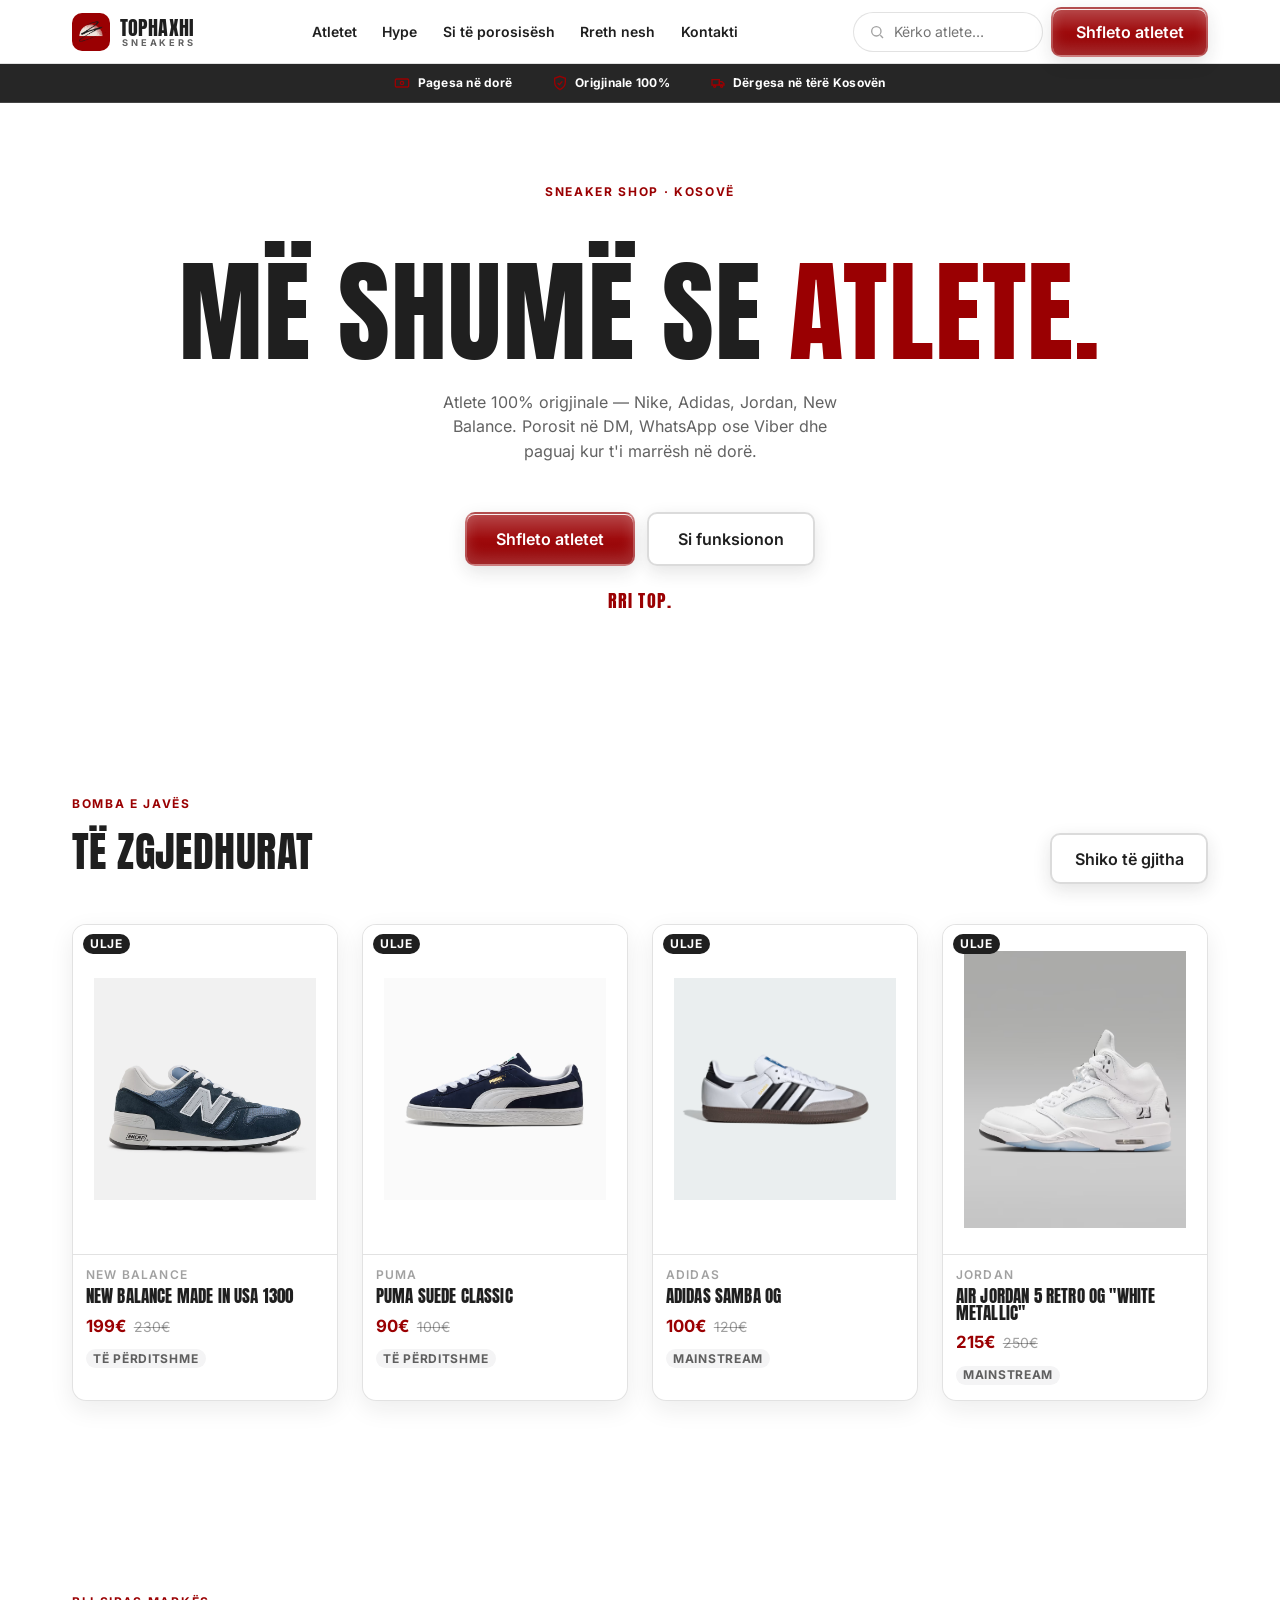
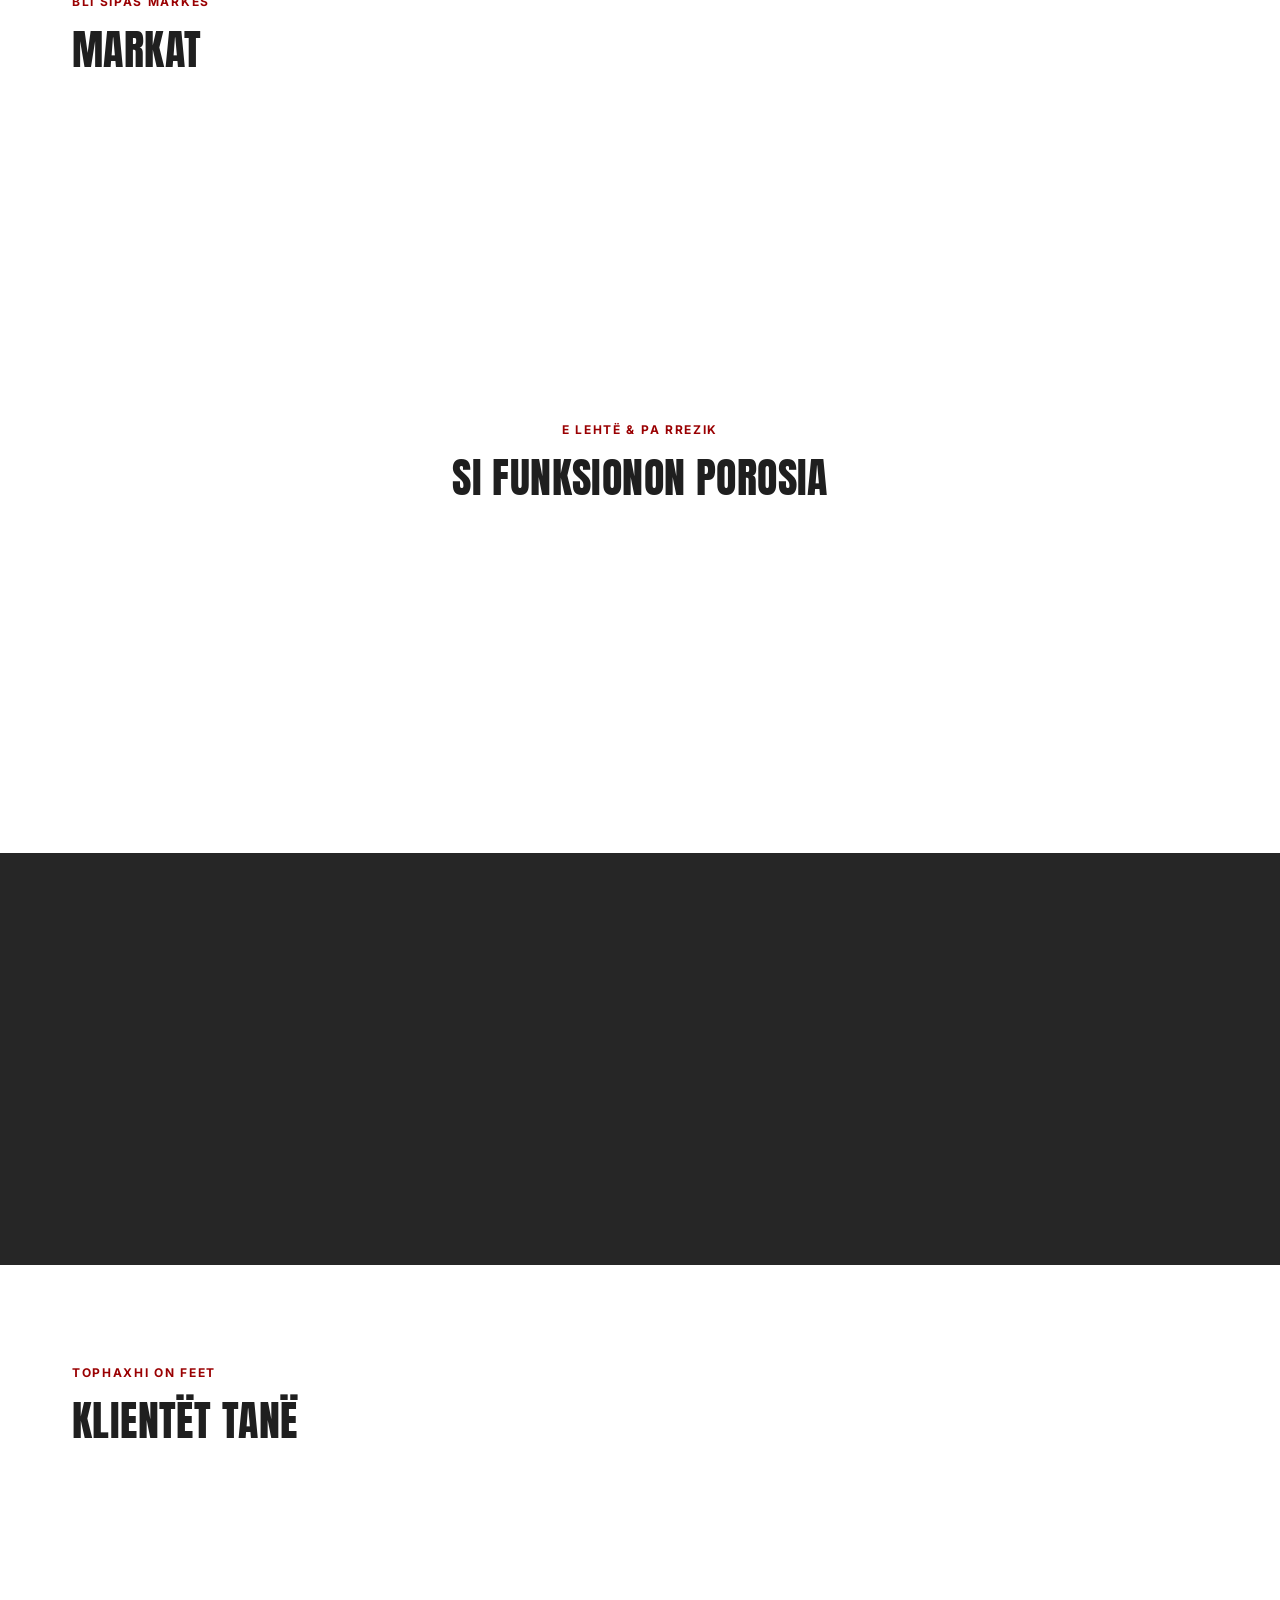
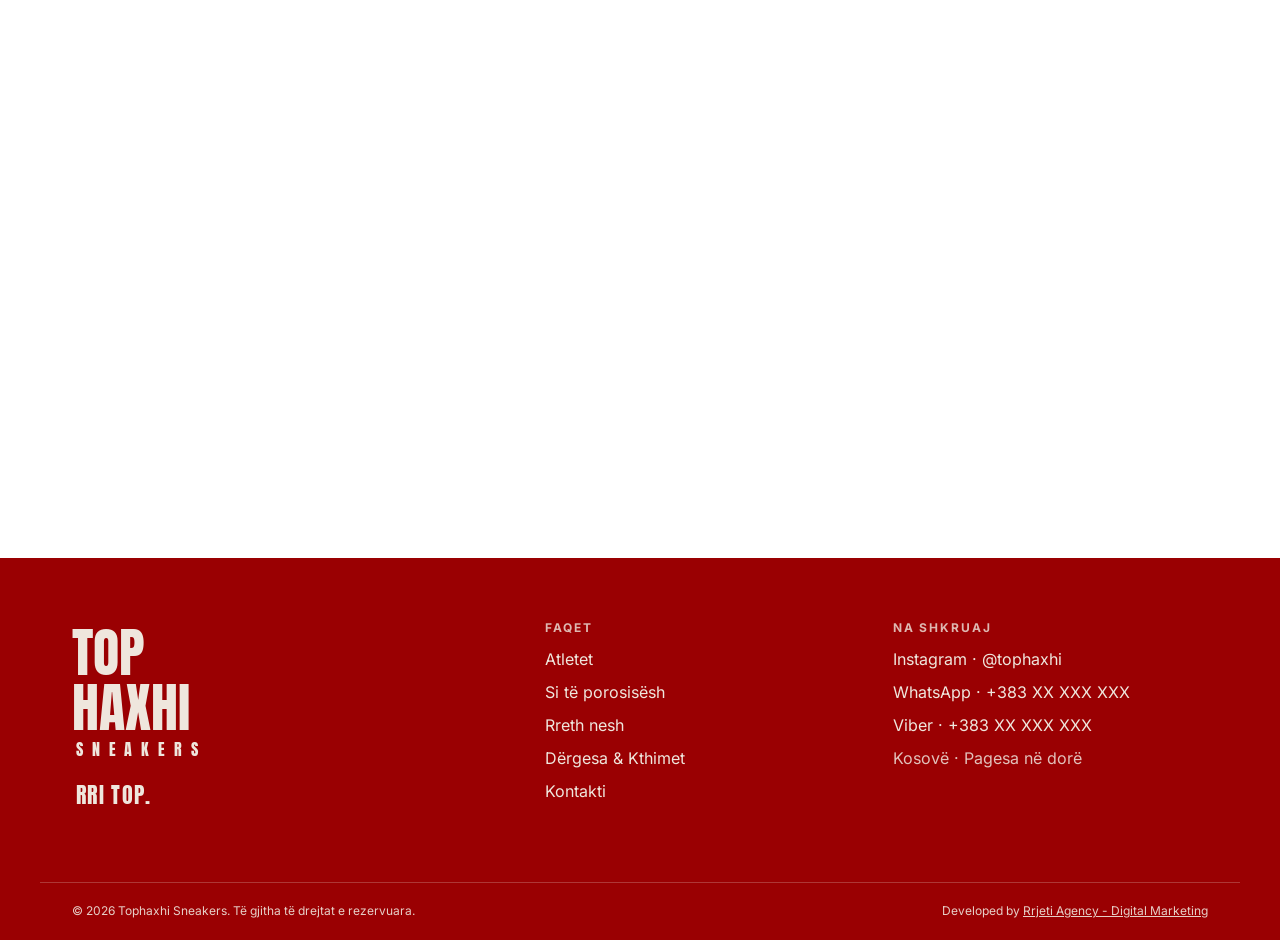
<file: index.html>
<!doctype html>
<html lang="sq">
    <head>
        <meta charset="UTF-8" />
        <meta name="viewport" content="width=device-width, initial-scale=1" />
        <title>
            Atlete origjinale në Kosovë me pagesë në dorë | Tophaxhi Sneakers
        </title>
        <meta
            name="description"
            content="Tophaxhi Sneakers — atlete 100% origjinale në Kosovë. Nike, Adidas, Jordan, New Balance. Porosit në Instagram, WhatsApp ose Viber. Pagesa në dorë, dërgesa në tërë Kosovën."
        />
        <meta name="theme-color" content="#9a0002" />
        <link rel="canonical" href="https://tophaxhi.com/" />

        <!-- Favicon / ikona -->
        <link rel="icon" href="assets/brand/mark.png" type="image/png" />
        <link rel="apple-touch-icon" href="assets/brand/apple-touch.png" />

        <!-- Open Graph -->
        <meta property="og:type" content="website" />
        <meta property="og:site_name" content="Tophaxhi Sneakers" />
        <meta
            property="og:title"
            content="Atlete origjinale në Kosovë | Tophaxhi Sneakers"
        />
        <meta
            property="og:description"
            content="Atlete 100% origjinale me pagesë në dorë. Rri top."
        />
        <meta property="og:url" content="https://tophaxhi.com/" />
        <meta
            property="og:image"
            content="https://tophaxhi.com/assets/brand/og-image.png"
        />
        <meta property="og:image:width" content="1200" />
        <meta property="og:image:height" content="630" />
        <meta property="og:locale" content="sq_AL" />
        <meta name="twitter:card" content="summary_large_image" />
        <meta
            name="twitter:title"
            content="Atlete origjinale në Kosovë | Tophaxhi Sneakers"
        />
        <meta
            name="twitter:description"
            content="Atlete 100% origjinale me pagesë në dorë. Rri top."
        />
        <meta
            name="twitter:image"
            content="https://tophaxhi.com/assets/brand/og-image.png"
        />

        <!-- JSON-LD: Organization / Store -->
        <script type="application/ld+json">
            {
                "@context": "https://schema.org",
                "@type": "Store",
                "name": "Tophaxhi Sneakers",
                "description": "Atlete origjinale në Kosovë me pagesë në dorë.",
                "url": "https://tophaxhi.com/",
                "logo": "https://tophaxhi.com/assets/brand/mark.png",
                "image": "https://tophaxhi.com/assets/brand/og-image.png",
                "areaServed": { "@type": "Country", "name": "Kosovo" },
                "currenciesAccepted": "EUR",
                "paymentAccepted": "Cash on delivery",
                "sameAs": ["https://instagram.com/tophaxhi"]
            }
        </script>

        <!-- Performancë: ngarko fontet kryesore herët -->
        <link
            rel="preload"
            href="assets/fonts/anton-400.woff2"
            as="font"
            type="font/woff2"
            crossorigin
        />
        <link
            rel="preload"
            href="assets/fonts/inter-400.woff2"
            as="font"
            type="font/woff2"
            crossorigin
        />
        <link
            rel="preload"
            href="assets/fonts/inter-700.woff2"
            as="font"
            type="font/woff2"
            crossorigin
        />

        <link rel="stylesheet" href="css/styles.css" />
    </head>
    <body>
        <!-- ================= HEADER ================= -->
        <header class="site-header">
            <div class="container site-header__inner">
                <a
                    href="index.html"
                    class="brand-lockup"
                    aria-label="Tophaxhi Sneakers — ballina"
                >
                    <img
                        class="brand-lockup__mark"
                        src="assets/brand/mark.png"
                        alt=""
                        width="38"
                        height="38"
                    />
                    <span class="brand-lockup__text">
                        <span class="brand-lockup__top">Tophaxhi</span>
                        <span class="brand-lockup__sub">Sneakers</span>
                    </span>
                </a>

                <nav class="main-nav" aria-label="Navigimi kryesor">
                    <ul>
                        <li><a href="atletet.html">Atletet</a></li>
                        <li><a href="atletet.html?tier=hype">Hype</a></li>
                        <li>
                            <a href="si-te-porosisesh.html">Si të porosisësh</a>
                        </li>
                        <li><a href="rreth-nesh.html">Rreth nesh</a></li>
                        <li><a href="kontakti.html">Kontakti</a></li>
                    </ul>
                </nav>

                <div class="header-actions">
                    <a href="atletet.html" class="btn btn--red" data-desktop-cta
                        >Shfleto atletet</a
                    >
                    <button
                        class="nav-toggle"
                        aria-expanded="false"
                        aria-controls="mobile-nav"
                        aria-label="Hap menynë"
                    >
                        <span></span>
                    </button>
                </div>
            </div>

            <!-- Mobile drawer -->
            <nav class="mobile-nav" id="mobile-nav" aria-label="Menyja mobile">
                <a href="atletet.html">Atletet</a>
                <a href="atletet.html?tier=hype">Hype</a>
                <a href="si-te-porosisesh.html">Si të porosisësh</a>
                <a href="rreth-nesh.html">Rreth nesh</a>
                <a href="dergesa-kthimet.html">Dërgesa &amp; Kthimet</a>
                <a href="kontakti.html">Kontakti</a>
            </nav>
        </header>

        <!-- ================= TRUST BAR ================= -->
        <div class="trust-bar">
            <div class="container trust-bar__track">
                <span class="trust-bar__item">
                    <svg
                        viewBox="0 0 24 24"
                        fill="none"
                        stroke="currentColor"
                        stroke-width="2"
                        aria-hidden="true"
                    >
                        <rect x="2" y="6" width="20" height="12" rx="2" />
                        <circle cx="12" cy="12" r="2.5" />
                    </svg>
                    <strong>Pagesa në dorë</strong>
                </span>
                <span class="trust-bar__item">
                    <svg
                        viewBox="0 0 24 24"
                        fill="none"
                        stroke="currentColor"
                        stroke-width="2"
                        aria-hidden="true"
                    >
                        <path
                            d="M12 2l8 3v6c0 5-3.5 8.5-8 11-4.5-2.5-8-6-8-11V5z"
                        />
                        <path d="M8.5 12l2.5 2.5 4.5-5" />
                    </svg>
                    <strong>Origjinale 100%</strong>
                </span>
                <span class="trust-bar__item">
                    <svg
                        viewBox="0 0 24 24"
                        fill="none"
                        stroke="currentColor"
                        stroke-width="2"
                        aria-hidden="true"
                    >
                        <path d="M3 7h11v8H3z" />
                        <path d="M14 10h4l3 3v2h-7z" />
                        <circle cx="7" cy="17" r="1.6" />
                        <circle cx="17.5" cy="17" r="1.6" />
                    </svg>
                    <strong>Dërgesa në tërë Kosovën</strong>
                </span>
                <!-- TODO (pronari): aktivizo vetëm nëse e ofron — "Provo para se të paguash". -->
                <span class="trust-bar__item" hidden>
                    <svg
                        viewBox="0 0 24 24"
                        fill="none"
                        stroke="currentColor"
                        stroke-width="2"
                        aria-hidden="true"
                    >
                        <path d="M20 6L9 17l-5-5" />
                    </svg>
                    <strong>Provo para se të paguash</strong>
                </span>
            </div>
        </div>

        <main id="main">
            <!-- ================= HERO ================= -->
            <section class="hero">
                <div class="container hero__inner">
                    <div class="hero__copy reveal">
                        <p class="eyebrow">Sneaker shop · Kosovë</p>
                        <h1 class="display hero__title">
                            Më shumë se <span class="accent">atlete.</span>
                        </h1>
                        <p class="hero__sub">
                            Atlete 100% origjinale — Nike, Adidas, Jordan, New
                            Balance. Porosit në DM, WhatsApp ose Viber dhe
                            paguaj kur t'i marrësh në dorë.
                        </p>
                        <div class="hero__cta">
                            <a href="atletet.html" class="btn btn--red btn--lg"
                                >Shfleto atletet</a
                            >
                            <a
                                href="si-te-porosisesh.html"
                                class="btn btn--ghost btn--lg"
                                >Si funksionon</a
                            >
                        </div>
                        <p class="hero__signoff" style="margin-top: 1.2rem">
                            Rri top.
                        </p>
                    </div>
                </div>
            </section>

            <!-- ================= BOMBA E JAVËS + KATALOG PREVIEW ================= -->
            <section class="section" id="atlete">
                <div class="container">
                    <div class="section-head section-head__row reveal">
                        <div>
                            <p class="eyebrow">Bomba e javës</p>
                            <h2 class="display">Të zgjedhurat</h2>
                        </div>
                        <a href="atletet.html" class="btn btn--ghost"
                            >Shiko të gjitha</a
                        >
                    </div>

                    <!-- Renderohet nga home.js prej të dhënave; kartat më poshtë janë fallback pa-JS -->
                    <div class="product-grid reveal" id="featured-grid">
                        <!-- Kartë me "Bomba e javës" + ulje (hype) -->
                        <article class="product-card">
                            <div class="product-card__flags">
                                <span class="badge badge--drop"
                                    >⚡ Bomba e javës</span
                                >
                                <span class="badge badge--sale">Ulje</span>
                            </div>
                            <div class="product-card__media">
                                <img
                                    class="product-card__img"
                                    src="assets/products/_placeholder.svg"
                                    alt="Jordan 5 Black Carolina — bli online në Kosovë | Tophaxhi"
                                    loading="lazy"
                                    width="800"
                                    height="1000"
                                />
                            </div>
                            <div class="product-card__body">
                                <span class="product-card__brand">Jordan</span>
                                <h3 class="product-card__name">
                                    Jordan 5 Black Carolina
                                </h3>
                                <div class="product-card__price-row">
                                    <span
                                        class="product-card__price product-card__price--sale"
                                        >240€</span
                                    >
                                    <span class="product-card__oldprice"
                                        >270€</span
                                    >
                                </div>
                                <span class="badge badge--tier badge--hype"
                                    >Hype</span
                                >
                            </div>
                            <a
                                class="product-card__link"
                                href="product.html?id=jordan-5-black-carolina"
                                aria-label="Shiko Jordan 5 Black Carolina"
                            ></a>
                        </article>

                        <!-- Kartë standard (mainstream) -->
                        <article class="product-card">
                            <div class="product-card__media">
                                <img
                                    class="product-card__img"
                                    src="assets/products/_placeholder.svg"
                                    alt="Adidas Campus 00s Core Black — bli online në Kosovë | Tophaxhi"
                                    loading="lazy"
                                    width="800"
                                    height="1000"
                                />
                            </div>
                            <div class="product-card__body">
                                <span class="product-card__brand">Adidas</span>
                                <h3 class="product-card__name">
                                    Adidas Campus 00s
                                </h3>
                                <div class="product-card__price-row">
                                    <span class="product-card__price"
                                        >120€</span
                                    >
                                </div>
                                <span class="badge badge--tier"
                                    >Mainstream</span
                                >
                            </div>
                            <a
                                class="product-card__link"
                                href="product.html?id=adidas-campus-00s-black"
                                aria-label="Shiko Adidas Campus 00s"
                            ></a>
                        </article>

                        <!-- Kartë e përditshme (everyday) -->
                        <article class="product-card">
                            <div class="product-card__media">
                                <img
                                    class="product-card__img"
                                    src="assets/products/_placeholder.svg"
                                    alt="Nike — atlete e përditshme — bli online në Kosovë | Tophaxhi"
                                    loading="lazy"
                                    width="800"
                                    height="1000"
                                />
                            </div>
                            <div class="product-card__body">
                                <span class="product-card__brand">Nike</span>
                                <h3 class="product-card__name">Nike Air Max</h3>
                                <div class="product-card__price-row">
                                    <span class="product-card__price">95€</span>
                                </div>
                                <span class="badge badge--tier"
                                    >Të përditshme</span
                                >
                            </div>
                            <a
                                class="product-card__link"
                                href="product.html?id=nike-air-max"
                                aria-label="Shiko Nike Air Max"
                            ></a>
                        </article>

                        <!-- Kartë e katërt për të mbushur grid-in -->
                        <article class="product-card">
                            <div class="product-card__media">
                                <img
                                    class="product-card__img"
                                    src="assets/products/_placeholder.svg"
                                    alt="New Balance 550 — bli online në Kosovë | Tophaxhi"
                                    loading="lazy"
                                    width="800"
                                    height="1000"
                                />
                            </div>
                            <div class="product-card__body">
                                <span class="product-card__brand"
                                    >New Balance</span
                                >
                                <h3 class="product-card__name">
                                    New Balance 550
                                </h3>
                                <div class="product-card__price-row">
                                    <span class="product-card__price"
                                        >135€</span
                                    >
                                </div>
                                <span class="badge badge--tier"
                                    >Mainstream</span
                                >
                            </div>
                            <a
                                class="product-card__link"
                                href="product.html?id=new-balance-550"
                                aria-label="Shiko New Balance 550"
                            ></a>
                        </article>
                    </div>
                </div>
            </section>

            <!-- ================= SHOP BY BRAND ================= -->
            <section class="section section--concrete">
                <div class="container">
                    <div class="section-head reveal">
                        <p class="eyebrow">Bli sipas markës</p>
                        <h2 class="display">Markat</h2>
                    </div>
                    <!-- Emrat e markave = vetëm tekst (pa logo zyrtare). -->
                    <div class="brand-strip reveal">
                        <a class="brand-chip" href="atletet.html?brand=nike"
                            >Nike</a
                        >
                        <a class="brand-chip" href="atletet.html?brand=adidas"
                            >Adidas</a
                        >
                        <a class="brand-chip" href="atletet.html?brand=jordan"
                            >Jordan</a
                        >
                        <a
                            class="brand-chip"
                            href="atletet.html?brand=new-balance"
                            >New Balance</a
                        >
                        <a class="brand-chip" href="atletet.html?brand=puma"
                            >Puma</a
                        >
                        <a class="brand-chip" href="atletet.html">Të gjitha</a>
                    </div>
                </div>
            </section>

            <!-- ================= SI FUNKSIONON POROSIA ================= -->
            <section class="section" id="si-funksionon">
                <div class="container">
                    <div class="section-head text-center reveal">
                        <p class="eyebrow">E lehtë &amp; pa rrezik</p>
                        <h2 class="display">Si funksionon porosia</h2>
                    </div>
                    <div class="steps reveal">
                        <div class="step">
                            <div class="step__num">01</div>
                            <h3 class="step__title">Zgjedh atletet</h3>
                            <p class="step__text">
                                Shfleto katalogun, gjej palën tënde dhe zgjedh
                                madhësinë.
                            </p>
                        </div>
                        <div class="step">
                            <div class="step__num">02</div>
                            <h3 class="step__title">Na shkruan</h3>
                            <p class="step__text">
                                Porosit në Instagram DM, WhatsApp ose Viber —
                                për 30 sekonda.
                            </p>
                        </div>
                        <div class="step">
                            <div class="step__num">03</div>
                            <h3 class="step__title">Paguan në dorë</h3>
                            <p class="step__text">
                                Të kontaktojmë, ta sjellim deri te dera dhe
                                paguan kur t'i marrësh në dorë.
                            </p>
                        </div>
                    </div>
                </div>
            </section>

            <!-- ================= AUTHENTICITY / TRUST ================= -->
            <section class="section section--concrete">
                <div class="container">
                    <div class="trust-block reveal">
                        <div>
                            <p
                                class="eyebrow"
                                style="color: #fff; opacity: 0.7"
                            >
                                A janë origjinal?
                            </p>
                            <h2 class="display">
                                Po —
                                <span class="top-red">100% origjinale</span>,
                                garantojmë.
                            </h2>
                            <p
                                class="muted"
                                style="
                                    color: rgba(255, 255, 255, 0.75);
                                    margin-top: 0.6rem;
                                "
                            >
                                Çdo palë është autentike. Nuk shesim kopje. Nëse
                                diçka nuk shkon, jemi këtu.
                            </p>
                        </div>
                        <div class="trust-block__points">
                            <div class="trust-block__point">
                                <svg
                                    viewBox="0 0 24 24"
                                    fill="none"
                                    stroke="currentColor"
                                    stroke-width="2"
                                >
                                    <path d="M20 6L9 17l-5-5" /></svg
                                ><span
                                    >Atlete autentike, të verifikuara para
                                    dërgesës.</span
                                >
                            </div>
                            <div class="trust-block__point">
                                <svg
                                    viewBox="0 0 24 24"
                                    fill="none"
                                    stroke="currentColor"
                                    stroke-width="2"
                                >
                                    <path d="M20 6L9 17l-5-5" /></svg
                                ><span
                                    >Pagesa në dorë — paguan vetëm kur i
                                    merr.</span
                                >
                            </div>
                            <div class="trust-block__point">
                                <svg
                                    viewBox="0 0 24 24"
                                    fill="none"
                                    stroke="currentColor"
                                    stroke-width="2"
                                >
                                    <path d="M20 6L9 17l-5-5" /></svg
                                ><span
                                    >Dërgesa në tërë Kosovën, shpejt dhe
                                    sigurt.</span
                                >
                            </div>
                        </div>
                    </div>
                </div>
            </section>

            <!-- ================= SOCIAL PROOF ================= -->
            <section class="section">
                <div class="container">
                    <div class="section-head section-head__row reveal">
                        <div>
                            <p class="eyebrow">Tophaxhi on feet</p>
                            <h2 class="display">Klientët tanë</h2>
                        </div>
                        <a href="kontakti.html" class="btn btn--ghost"
                            >Bëhu pjesë</a
                        >
                    </div>
                    <div class="reviews reveal" id="reviews-grid">
                        <!-- Renderohet nga home.js prej /data/reviews; këto janë fallback pa-JS
                        <figure class="review-card">
                          <img class="review-card__img" src="assets/products/_placeholder.svg" alt="Foto e klientit me atletet Tophaxhi" loading="lazy" />
                          <figcaption class="review-card__body">
                            <div class="review-card__stars" aria-label="5 nga 5 yje">★★★★★</div>
                            <p class="review-card__text">"Erdhën shumë shpejt dhe origjinale. Pagova në dorë, pa stres."</p>
                            <p class="review-card__name">Drilon · Prishtinë</p>
                          </figcaption>
                        </figure>
                        -->
                    </div>
                </div>
            </section>
        </main>

        <!-- ================= FOOTER ================= -->
        <footer class="site-footer">
            <div class="container site-footer__top">
                <div>
                    <div class="footer-lockup">
                        <div class="footer-lockup__top">Top<br />Haxhi</div>
                        <div class="footer-lockup__sub">Sneakers</div>
                    </div>
                    <p class="footer-signoff">Rri top.</p>
                </div>
                <div class="footer-col">
                    <h3>Faqet</h3>
                    <ul>
                        <li><a href="atletet.html">Atletet</a></li>
                        <li>
                            <a href="si-te-porosisesh.html">Si të porosisësh</a>
                        </li>
                        <li><a href="rreth-nesh.html">Rreth nesh</a></li>
                        <li>
                            <a href="dergesa-kthimet.html"
                                >Dërgesa &amp; Kthimet</a
                            >
                        </li>
                        <li><a href="kontakti.html">Kontakti</a></li>
                    </ul>
                </div>
                <div class="footer-col">
                    <h3>Na shkruaj</h3>
                    <ul>
                        <!-- TODO (pronari): vendos handle-in real të Instagramit dhe numrin e WhatsApp. -->
                        <li>
                            <a
                                href="https://instagram.com/tophaxhi"
                                target="_blank"
                                rel="noopener"
                                >Instagram · @tophaxhi</a
                            >
                        </li>
                        <li>
                            <a
                                href="https://wa.me/383XXXXXXXX"
                                target="_blank"
                                rel="noopener"
                                >WhatsApp · +383 XX XXX XXX</a
                            >
                        </li>
                        <li>
                            <span
                                class="muted"
                                style="color: rgba(244, 241, 234, 0.8)"
                                >Kosovë · Pagesa në dorë</span
                            >
                        </li>
                    </ul>
                </div>
            </div>
            <div class="container site-footer__bottom">
                <span
                    >© <span data-year>2026</span> Tophaxhi Sneakers. Të gjitha
                    të drejtat e rezervuara.</span
                >
                <span
                    >Developed by
                    <a
                        style="text-decoration: underline"
                        href="https://rrjetiagency.com/"
                        target="_blank"
                        rel="noopener"
                        aria-label="Rrjeti Agency - Digital Marketing Agency in Kosovo"
                        >Rrjeti Agency - Digital Marketing</a
                    ></span
                >
            </div>
        </footer>

        <!-- Toasts -->
        <div
            class="toast-wrap"
            id="toast-wrap"
            aria-live="polite"
            aria-atomic="true"
        ></div>

        <script src="js/data.js" defer></script>
        <script src="js/main.js" defer></script>
        <script src="js/home.js" defer></script>
    </body>
</html>
</file>
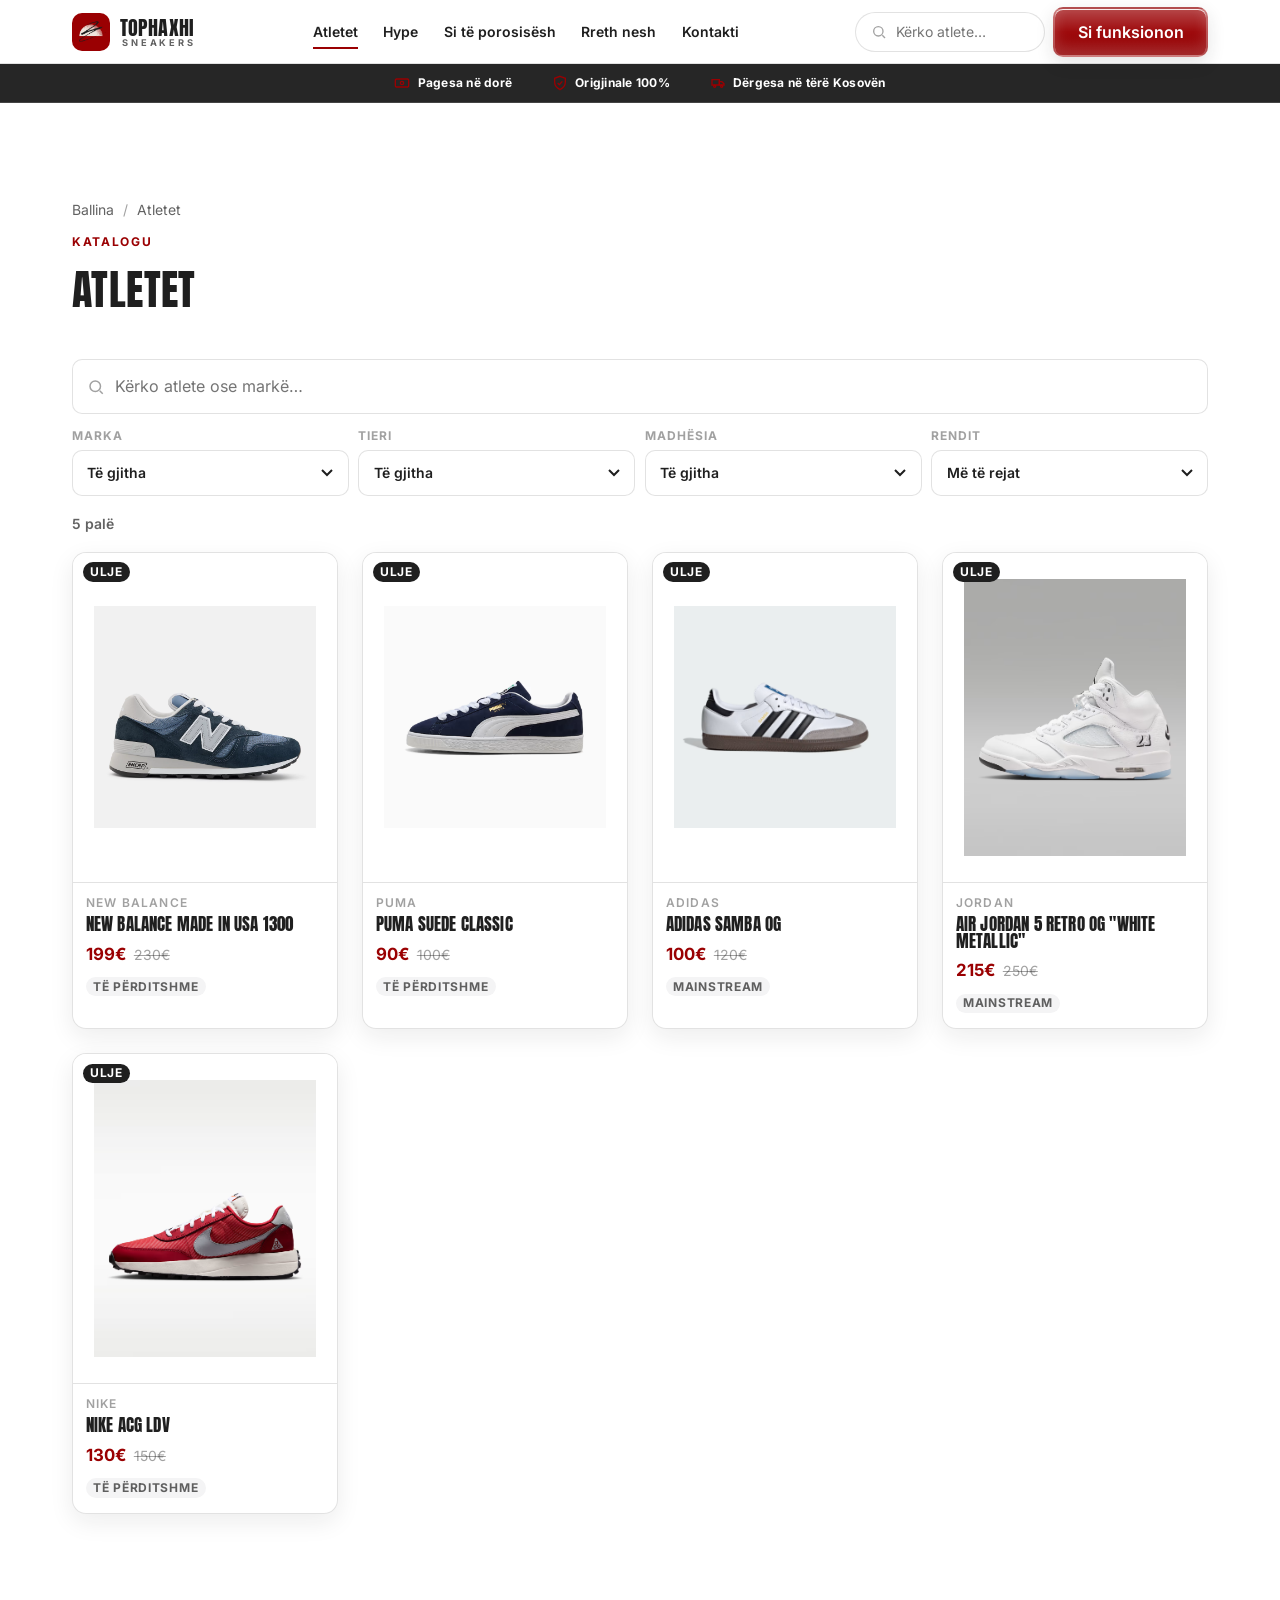
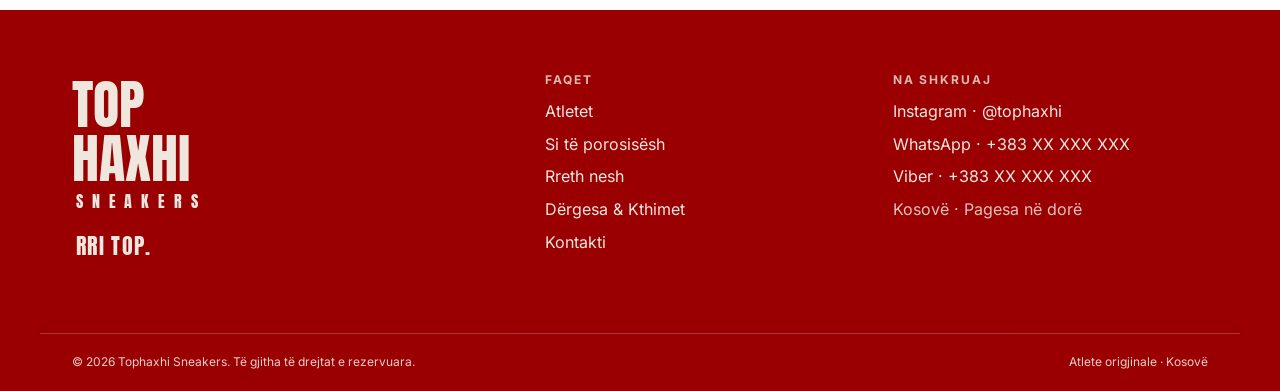
<file: atletet.html>
<!DOCTYPE html>
<html lang="sq">
<head>
  <meta charset="UTF-8" />
  <meta name="viewport" content="width=device-width, initial-scale=1" />
  <title>Të gjitha atletet — origjinale në Kosovë | Tophaxhi Sneakers</title>
  <meta name="description" content="Shfleto të gjitha atletet origjinale te Tophaxhi — Nike, Adidas, Jordan, New Balance. Filtro sipas markës, tierit dhe madhësisë. Pagesa në dorë, dërgesa në tërë Kosovën." />
  <meta name="theme-color" content="#9a0002" />
  <link rel="canonical" href="https://tophaxhi.com/atletet.html" />
  <link rel="icon" href="assets/brand/mark.png" type="image/png" />
  <link rel="apple-touch-icon" href="assets/brand/apple-touch.png" />
  <meta property="og:type" content="website" />
  <meta property="og:site_name" content="Tophaxhi Sneakers" />
  <meta property="og:title" content="Të gjitha atletet origjinale | Tophaxhi Sneakers" />
  <meta property="og:description" content="Filtro & porosit atlete origjinale në Kosovë. Pagesa në dorë. Rri top." />
  <meta property="og:url" content="https://tophaxhi.com/atletet.html" />
  <meta property="og:image" content="https://tophaxhi.com/assets/brand/og-image.png" />
  <meta property="og:locale" content="sq_AL" />
  <meta name="twitter:card" content="summary_large_image" />
  <meta name="twitter:image" content="https://tophaxhi.com/assets/brand/og-image.png" />
  <script type="application/ld+json">
  {
    "@context": "https://schema.org",
    "@type": "BreadcrumbList",
    "itemListElement": [
      { "@type": "ListItem", "position": 1, "name": "Ballina", "item": "https://tophaxhi.com/" },
      { "@type": "ListItem", "position": 2, "name": "Atletet", "item": "https://tophaxhi.com/atletet.html" }
    ]
  }
  </script>
  <link rel="preload" href="assets/fonts/anton-400.woff2" as="font" type="font/woff2" crossorigin />
  <link rel="preload" href="assets/fonts/inter-400.woff2" as="font" type="font/woff2" crossorigin />
  <link rel="stylesheet" href="css/styles.css" />
</head>
<body>

  <header class="site-header">
    <div class="container site-header__inner">
      <a href="index.html" class="brand-lockup" aria-label="Tophaxhi Sneakers — ballina">
        <img class="brand-lockup__mark" src="assets/brand/mark.png" alt="" width="38" height="38" />
        <span class="brand-lockup__text">
          <span class="brand-lockup__top">Tophaxhi</span>
          <span class="brand-lockup__sub">Sneakers</span>
        </span>
      </a>
      <nav class="main-nav" aria-label="Navigimi kryesor">
        <ul>
          <li><a href="atletet.html" aria-current="page">Atletet</a></li>
          <li><a href="atletet.html?tier=hype">Hype</a></li>
          <li><a href="si-te-porosisesh.html">Si të porosisësh</a></li>
          <li><a href="rreth-nesh.html">Rreth nesh</a></li>
          <li><a href="kontakti.html">Kontakti</a></li>
        </ul>
      </nav>
      <div class="header-actions">
        <a href="si-te-porosisesh.html" class="btn btn--red" data-desktop-cta>Si funksionon</a>
        <button class="nav-toggle" aria-expanded="false" aria-controls="mobile-nav" aria-label="Hap menynë"><span></span></button>
      </div>
    </div>
    <nav class="mobile-nav" id="mobile-nav" aria-label="Menyja mobile">
      <a href="atletet.html">Atletet</a>
      <a href="atletet.html?tier=hype">Hype</a>
      <a href="si-te-porosisesh.html">Si të porosisësh</a>
      <a href="rreth-nesh.html">Rreth nesh</a>
      <a href="dergesa-kthimet.html">Dërgesa &amp; Kthimet</a>
      <a href="kontakti.html">Kontakti</a>
    </nav>
  </header>

  <div class="trust-bar">
    <div class="container trust-bar__track">
      <span class="trust-bar__item"><svg viewBox="0 0 24 24" fill="none" stroke="currentColor" stroke-width="2" aria-hidden="true"><rect x="2" y="6" width="20" height="12" rx="2"/><circle cx="12" cy="12" r="2.5"/></svg><strong>Pagesa në dorë</strong></span>
      <span class="trust-bar__item"><svg viewBox="0 0 24 24" fill="none" stroke="currentColor" stroke-width="2" aria-hidden="true"><path d="M12 2l8 3v6c0 5-3.5 8.5-8 11-4.5-2.5-8-6-8-11V5z"/><path d="M8.5 12l2.5 2.5 4.5-5"/></svg><strong>Origjinale 100%</strong></span>
      <span class="trust-bar__item"><svg viewBox="0 0 24 24" fill="none" stroke="currentColor" stroke-width="2" aria-hidden="true"><path d="M3 7h11v8H3z"/><path d="M14 10h4l3 3v2h-7z"/><circle cx="7" cy="17" r="1.6"/><circle cx="17.5" cy="17" r="1.6"/></svg><strong>Dërgesa në tërë Kosovën</strong></span>
    </div>
  </div>

  <main id="main">
    <section class="section catalogue">
      <div class="container">

        <nav class="breadcrumb" aria-label="Breadcrumb">
          <a href="index.html">Ballina</a> <span aria-hidden="true">/</span> <span>Atletet</span>
        </nav>

        <div class="section-head">
          <p class="eyebrow">Katalogu</p>
          <h1 class="display" id="catalogue-title">Atletet</h1>
        </div>

        <!-- Kontrollat e filtrimit (client-side) -->
        <form class="filters" id="filters" role="search" aria-label="Filtro atletet">
          <div class="filters__search">
            <svg viewBox="0 0 24 24" fill="none" stroke="currentColor" stroke-width="2" aria-hidden="true"><circle cx="11" cy="11" r="7"/><path d="M21 21l-4-4"/></svg>
            <input type="search" id="f-q" name="q" placeholder="Kërko atlete ose markë…" autocomplete="off" aria-label="Kërko" />
          </div>
          <div class="filters__selects">
            <label class="field">
              <span class="field__label">Marka</span>
              <select id="f-brand" name="brand"><option value="">Të gjitha</option></select>
            </label>
            <label class="field">
              <span class="field__label">Tieri</span>
              <select id="f-tier" name="tier">
                <option value="">Të gjitha</option>
                <option value="everyday">Të përditshme</option>
                <option value="mainstream">Mainstream</option>
                <option value="hype">Hype</option>
              </select>
            </label>
            <label class="field">
              <span class="field__label">Madhësia</span>
              <select id="f-size" name="size"><option value="">Të gjitha</option></select>
            </label>
            <label class="field">
              <span class="field__label">Rendit</span>
              <select id="f-sort" name="sort">
                <option value="new">Më të rejat</option>
                <option value="price-asc">Çmimi: ulët→lartë</option>
                <option value="price-desc">Çmimi: lartë→ulët</option>
              </select>
            </label>
          </div>
        </form>

        <div class="catalogue__meta">
          <p class="catalogue__count" id="result-count" aria-live="polite"></p>
          <div class="active-chips" id="active-chips"></div>
        </div>

        <!-- Grid (skeleton fillimisht, pastaj produktet) -->
        <div class="product-grid" id="product-grid" aria-busy="true">
          <div class="product-card skeleton-card"></div>
          <div class="product-card skeleton-card"></div>
          <div class="product-card skeleton-card"></div>
          <div class="product-card skeleton-card"></div>
        </div>

        <!-- Gjendje boshe / gabimi -->
        <div class="state" id="empty-state" hidden>
          <p class="display">S'u gjet asnjë palë</p>
          <p>Provo të heqësh ndonjë filtër ose kërko diçka tjetër.</p>
          <button type="button" class="btn btn--ghost" id="clear-filters" style="margin-top:1rem">Pastro filtrat</button>
        </div>
        <div class="state" id="error-state" hidden>
          <p class="display">Diçka shkoi keq</p>
          <p>Nuk i ngarkuam dot atletet. Provo të rifreskosh faqen.</p>
        </div>

      </div>
    </section>
  </main>

  <footer class="site-footer">
    <div class="container site-footer__top">
      <div>
        <div class="footer-lockup">
          <div class="footer-lockup__top">Top<br/>Haxhi</div>
          <div class="footer-lockup__sub">Sneakers</div>
        </div>
        <p class="footer-signoff">Rri top.</p>
      </div>
      <div class="footer-col">
        <h3>Faqet</h3>
        <ul>
          <li><a href="atletet.html">Atletet</a></li>
          <li><a href="si-te-porosisesh.html">Si të porosisësh</a></li>
          <li><a href="rreth-nesh.html">Rreth nesh</a></li>
          <li><a href="dergesa-kthimet.html">Dërgesa &amp; Kthimet</a></li>
          <li><a href="kontakti.html">Kontakti</a></li>
        </ul>
      </div>
      <div class="footer-col">
        <h3>Na shkruaj</h3>
        <ul>
          <li><a href="https://instagram.com/tophaxhi" target="_blank" rel="noopener">Instagram · @tophaxhi</a></li>
          <li><a href="https://wa.me/383XXXXXXXX" target="_blank" rel="noopener">WhatsApp · +383 XX XXX XXX</a></li>
          <li><span style="color:rgba(244,241,234,.8)">Kosovë · Pagesa në dorë</span></li>
        </ul>
      </div>
    </div>
    <div class="container site-footer__bottom">
      <span>© <span data-year>2026</span> Tophaxhi Sneakers. Të gjitha të drejtat e rezervuara.</span>
      <span>Atlete origjinale · Kosovë</span>
    </div>
  </footer>

  <div class="toast-wrap" id="toast-wrap" aria-live="polite" aria-atomic="true"></div>

  <script src="js/data.js" defer></script>
  <script src="js/main.js" defer></script>
  <script src="js/catalogue.js" defer></script>
</body>
</html>
</file>
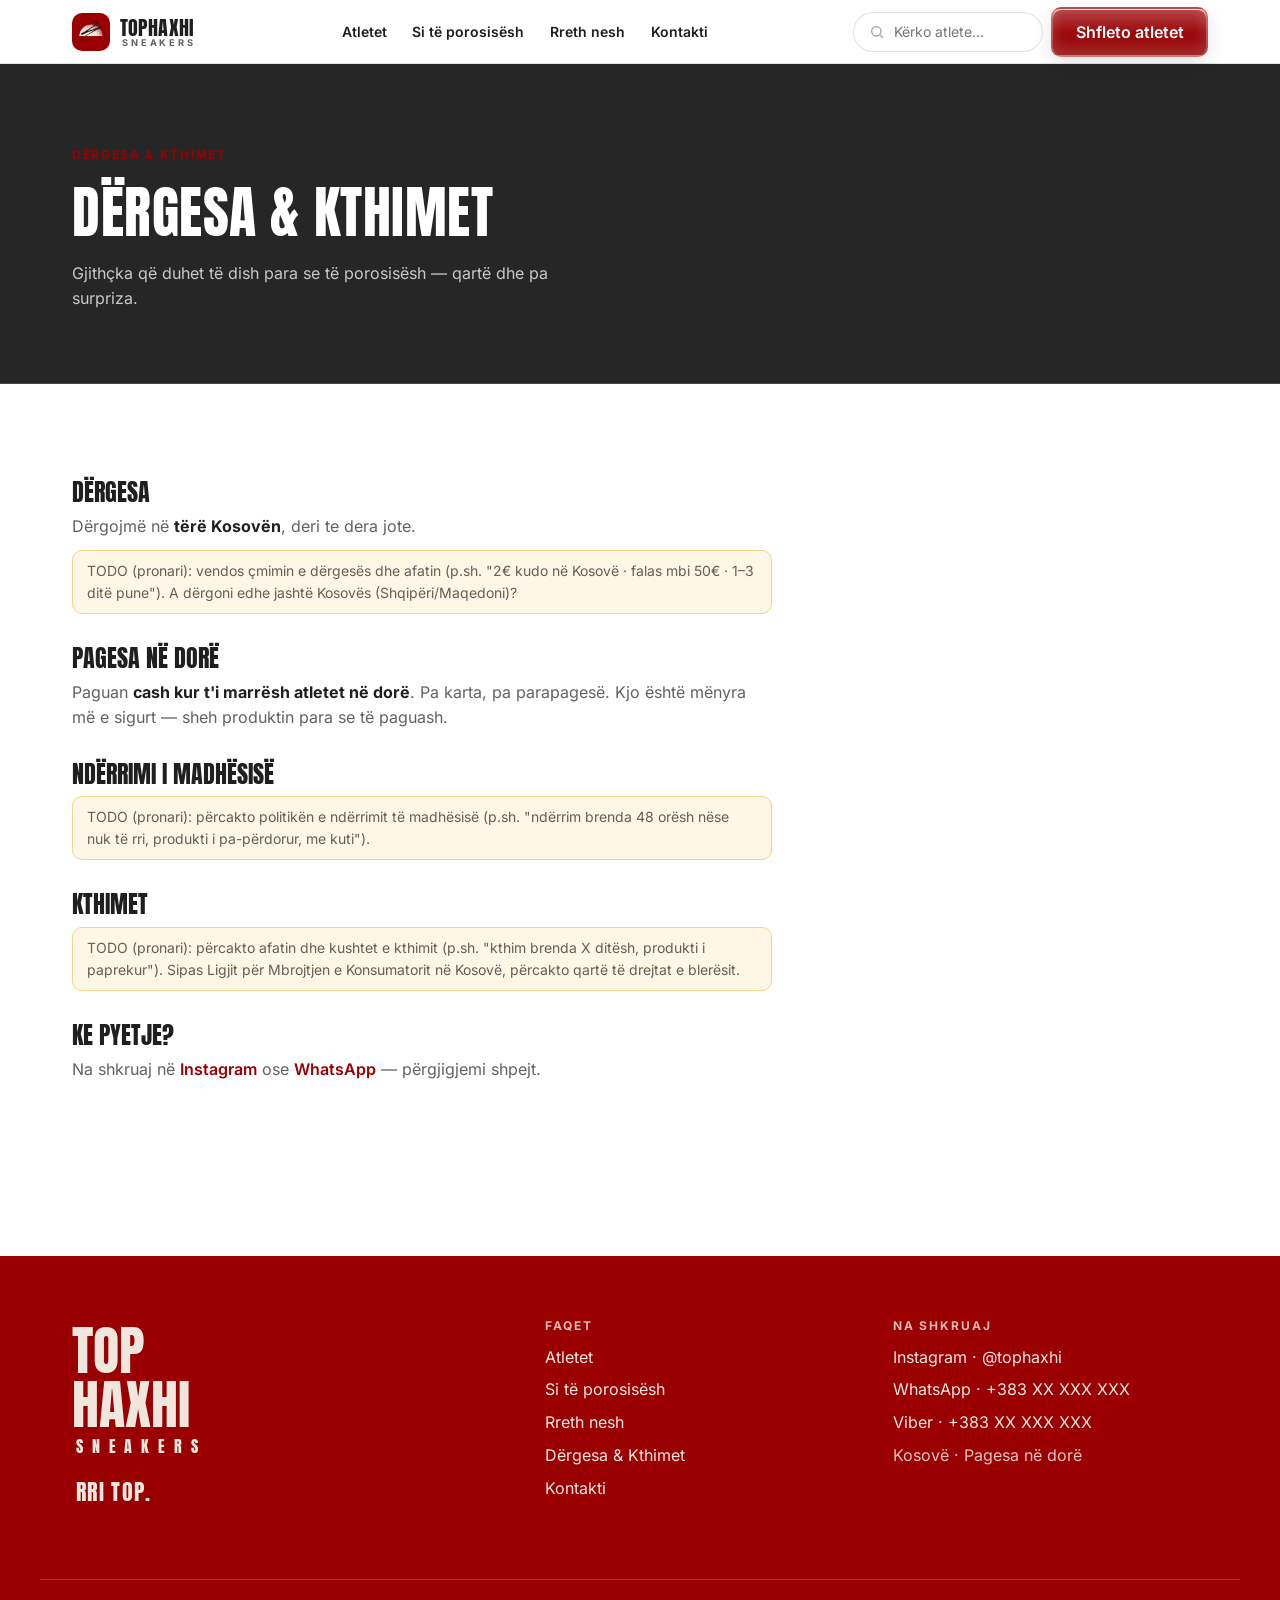
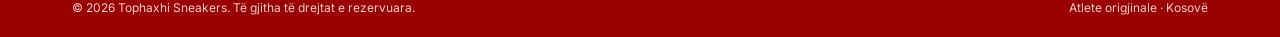
<file: dergesa-kthimet.html>
<!DOCTYPE html>
<html lang="sq">
<head>
  <meta charset="UTF-8" />
  <meta name="viewport" content="width=device-width, initial-scale=1" />
  <title>Dërgesa &amp; Kthimet — Tophaxhi Sneakers Kosovë</title>
  <meta name="description" content="Informacione për dërgesën në tërë Kosovën, pagesën në dorë dhe kthimet/ndërrimet te Tophaxhi Sneakers." />
  <meta name="theme-color" content="#9a0002" />
  <link rel="canonical" href="https://tophaxhi.com/dergesa-kthimet.html" />
  <link rel="icon" href="assets/brand/mark.png" type="image/png" />
  <link rel="apple-touch-icon" href="assets/brand/apple-touch.png" />
  <meta property="og:type" content="website" />
  <meta property="og:site_name" content="Tophaxhi Sneakers" />
  <meta property="og:title" content="Dërgesa &amp; Kthimet — Tophaxhi Sneakers" />
  <meta property="og:description" content="Dërgesa në tërë Kosovën. Pagesa në dorë. Rri top." />
  <link rel="preload" href="assets/fonts/anton-400.woff2" as="font" type="font/woff2" crossorigin />
  <link rel="stylesheet" href="css/styles.css" />
</head>
<body>
  <header class="site-header">
    <div class="container site-header__inner">
      <a href="index.html" class="brand-lockup" aria-label="Tophaxhi Sneakers — ballina">
        <img class="brand-lockup__mark" src="assets/brand/mark.png" alt="" width="38" height="38" />
        <span class="brand-lockup__text"><span class="brand-lockup__top">Tophaxhi</span><span class="brand-lockup__sub">Sneakers</span></span>
      </a>
      <nav class="main-nav" aria-label="Navigimi kryesor"><ul>
        <li><a href="atletet.html">Atletet</a></li>
        <li><a href="si-te-porosisesh.html">Si të porosisësh</a></li>
        <li><a href="rreth-nesh.html">Rreth nesh</a></li>
        <li><a href="kontakti.html">Kontakti</a></li>
      </ul></nav>
      <div class="header-actions">
        <a href="atletet.html" class="btn btn--red" data-desktop-cta>Shfleto atletet</a>
        <button class="nav-toggle" aria-expanded="false" aria-controls="mobile-nav" aria-label="Hap menynë"><span></span></button>
      </div>
    </div>
    <nav class="mobile-nav" id="mobile-nav" aria-label="Menyja mobile">
      <a href="atletet.html">Atletet</a><a href="si-te-porosisesh.html">Si të porosisësh</a>
      <a href="rreth-nesh.html">Rreth nesh</a><a href="dergesa-kthimet.html">Dërgesa &amp; Kthimet</a>
      <a href="kontakti.html">Kontakti</a>
    </nav>
  </header>

  <main id="main">
    <section class="page-hero">
      <div class="container">
        <p class="eyebrow">Dërgesa &amp; Kthimet</p>
        <h1 class="display">Dërgesa &amp; Kthimet</h1>
        <p>Gjithçka që duhet të dish para se të porosisësh — qartë dhe pa surpriza.</p>
      </div>
    </section>

    <section class="section">
      <div class="container">
        <div class="prose">
          <h2>Dërgesa</h2>
          <p>Dërgojmë në <strong>tërë Kosovën</strong>, deri te dera jote.</p>
          <p class="todo-note">TODO (pronari): vendos çmimin e dërgesës dhe afatin (p.sh. "2€ kudo në Kosovë · falas mbi 50€ · 1–3 ditë pune"). A dërgoni edhe jashtë Kosovës (Shqipëri/Maqedoni)?</p>

          <h2>Pagesa në dorë</h2>
          <p>Paguan <strong>cash kur t'i marrësh atletet në dorë</strong>. Pa karta, pa parapagesë. Kjo është mënyra më e sigurt — sheh produktin para se të paguash.</p>

          <h2>Ndërrimi i madhësisë</h2>
          <p class="todo-note">TODO (pronari): përcakto politikën e ndërrimit të madhësisë (p.sh. "ndërrim brenda 48 orësh nëse nuk të rri, produkti i pa-përdorur, me kuti").</p>

          <h2>Kthimet</h2>
          <p class="todo-note">TODO (pronari): përcakto afatin dhe kushtet e kthimit (p.sh. "kthim brenda X ditësh, produkti i paprekur"). Sipas Ligjit për Mbrojtjen e Konsumatorit në Kosovë, përcakto qartë të drejtat e blerësit.</p>

          <h2>Ke pyetje?</h2>
          <p>Na shkruaj në <a href="https://instagram.com/tophaxhi" target="_blank" rel="noopener">Instagram</a> ose <a href="https://wa.me/383XXXXXXXX" target="_blank" rel="noopener">WhatsApp</a> — përgjigjemi shpejt.</p>
        </div>
        <div style="margin-top:1.5rem"><a href="atletet.html" class="btn btn--red btn--lg">Shfleto atletet</a></div>
      </div>
    </section>
  </main>

  <footer class="site-footer">
    <div class="container site-footer__top">
      <div><div class="footer-lockup"><div class="footer-lockup__top">Top<br/>Haxhi</div><div class="footer-lockup__sub">Sneakers</div></div><p class="footer-signoff">Rri top.</p></div>
      <div class="footer-col"><h3>Faqet</h3><ul>
        <li><a href="atletet.html">Atletet</a></li><li><a href="si-te-porosisesh.html">Si të porosisësh</a></li>
        <li><a href="rreth-nesh.html">Rreth nesh</a></li><li><a href="dergesa-kthimet.html">Dërgesa &amp; Kthimet</a></li>
        <li><a href="kontakti.html">Kontakti</a></li></ul></div>
      <div class="footer-col"><h3>Na shkruaj</h3><ul>
        <li><a href="https://instagram.com/tophaxhi" target="_blank" rel="noopener">Instagram · @tophaxhi</a></li>
        <li><a href="https://wa.me/383XXXXXXXX" target="_blank" rel="noopener">WhatsApp · +383 XX XXX XXX</a></li>
        <li><span style="color:rgba(244,241,234,.8)">Kosovë · Pagesa në dorë</span></li></ul></div>
    </div>
    <div class="container site-footer__bottom"><span>© <span data-year>2026</span> Tophaxhi Sneakers. Të gjitha të drejtat e rezervuara.</span><span>Atlete origjinale · Kosovë</span></div>
  </footer>

  <div class="toast-wrap" id="toast-wrap" aria-live="polite" aria-atomic="true"></div>
  <script src="js/data.js" defer></script>
  <script src="js/main.js" defer></script>
</body>
</html>
</file>
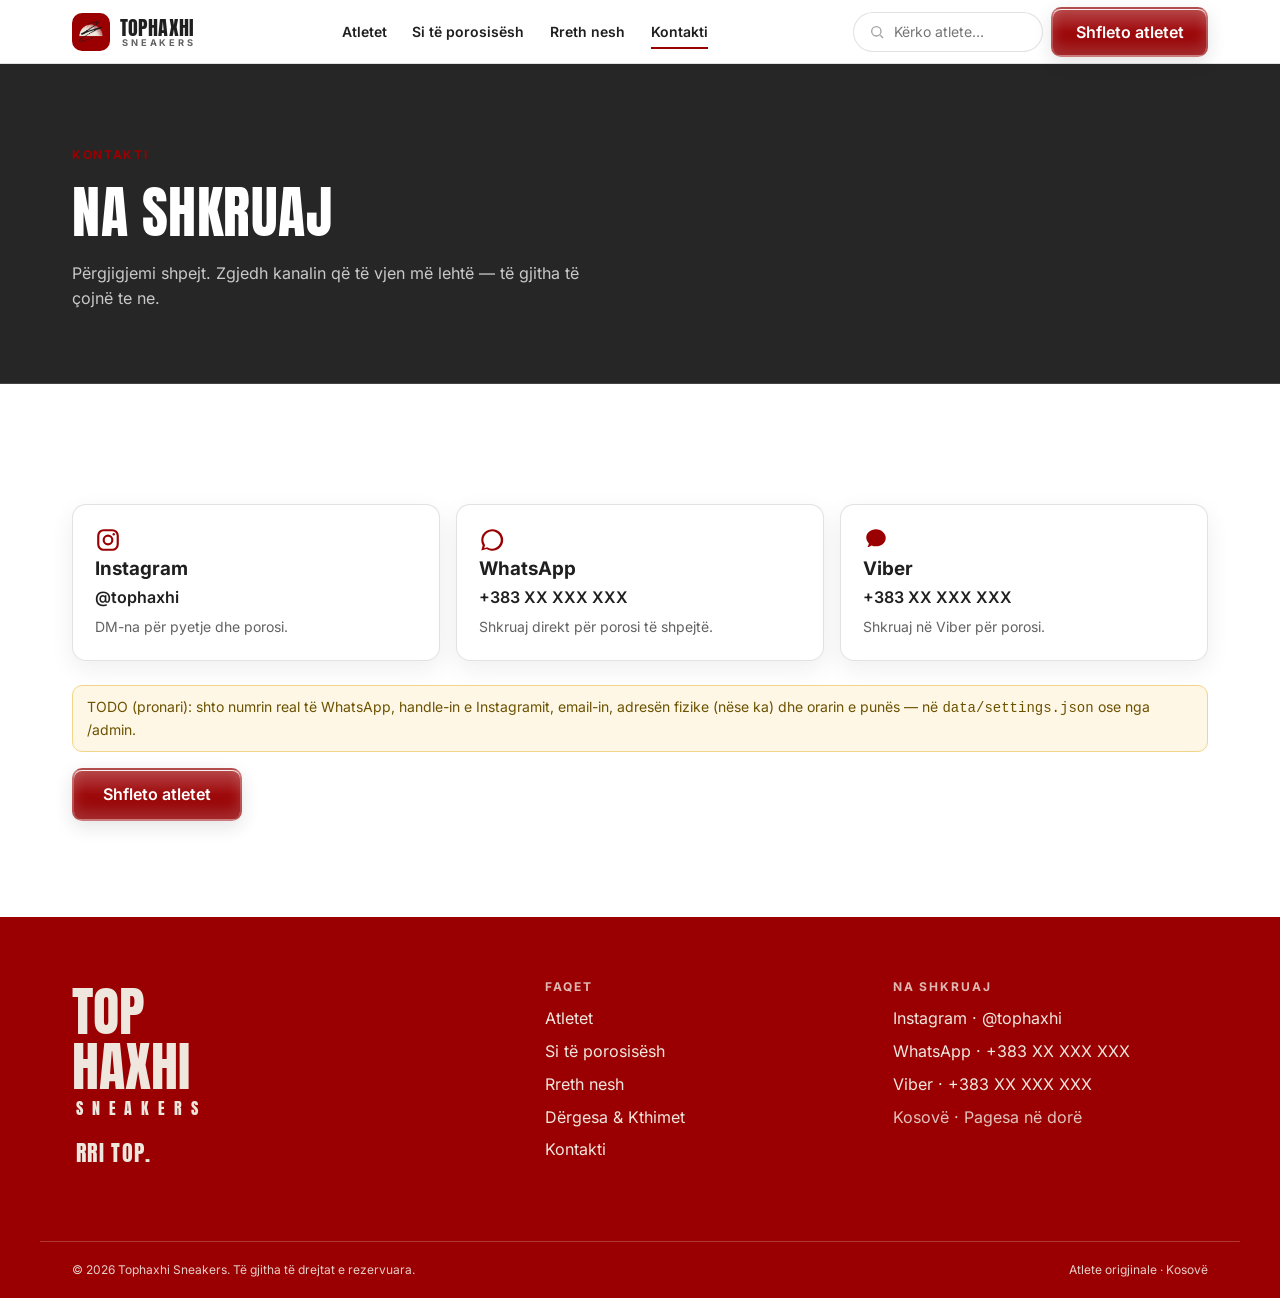
<file: kontakti.html>
<!DOCTYPE html>
<html lang="sq">
<head>
  <meta charset="UTF-8" />
  <meta name="viewport" content="width=device-width, initial-scale=1" />
  <title>Kontakti — Tophaxhi Sneakers Kosovë</title>
  <meta name="description" content="Na kontakto te Tophaxhi Sneakers: Instagram, WhatsApp dhe forma e porosisë. Atlete origjinale në Kosovë me pagesë në dorë." />
  <meta name="theme-color" content="#9a0002" />
  <link rel="canonical" href="https://tophaxhi.com/kontakti.html" />
  <link rel="icon" href="assets/brand/mark.png" type="image/png" />
  <link rel="apple-touch-icon" href="assets/brand/apple-touch.png" />
  <meta property="og:type" content="website" />
  <meta property="og:site_name" content="Tophaxhi Sneakers" />
  <meta property="og:title" content="Kontakti — Tophaxhi Sneakers" />
  <meta property="og:description" content="Na gjen në Instagram dhe WhatsApp. Rri top." />
  <link rel="preload" href="assets/fonts/anton-400.woff2" as="font" type="font/woff2" crossorigin />
  <link rel="stylesheet" href="css/styles.css" />
</head>
<body>
  <header class="site-header">
    <div class="container site-header__inner">
      <a href="index.html" class="brand-lockup" aria-label="Tophaxhi Sneakers — ballina">
        <img class="brand-lockup__mark" src="assets/brand/mark.png" alt="" width="38" height="38" />
        <span class="brand-lockup__text"><span class="brand-lockup__top">Tophaxhi</span><span class="brand-lockup__sub">Sneakers</span></span>
      </a>
      <nav class="main-nav" aria-label="Navigimi kryesor"><ul>
        <li><a href="atletet.html">Atletet</a></li>
        <li><a href="si-te-porosisesh.html">Si të porosisësh</a></li>
        <li><a href="rreth-nesh.html">Rreth nesh</a></li>
        <li><a href="kontakti.html" aria-current="page">Kontakti</a></li>
      </ul></nav>
      <div class="header-actions">
        <a href="atletet.html" class="btn btn--red" data-desktop-cta>Shfleto atletet</a>
        <button class="nav-toggle" aria-expanded="false" aria-controls="mobile-nav" aria-label="Hap menynë"><span></span></button>
      </div>
    </div>
    <nav class="mobile-nav" id="mobile-nav" aria-label="Menyja mobile">
      <a href="atletet.html">Atletet</a><a href="si-te-porosisesh.html">Si të porosisësh</a>
      <a href="rreth-nesh.html">Rreth nesh</a><a href="dergesa-kthimet.html">Dërgesa &amp; Kthimet</a>
      <a href="kontakti.html">Kontakti</a>
    </nav>
  </header>

  <main id="main">
    <section class="page-hero">
      <div class="container">
        <p class="eyebrow">Kontakti</p>
        <h1 class="display">Na shkruaj</h1>
        <p>Përgjigjemi shpejt. Zgjedh kanalin që të vjen më lehtë — të gjitha të çojnë te ne.</p>
      </div>
    </section>

    <section class="section">
      <div class="container">
        <div class="contact-cards">
          <div class="contact-card">
            <svg viewBox="0 0 24 24" fill="none" stroke="currentColor" stroke-width="2" aria-hidden="true"><rect x="3" y="3" width="18" height="18" rx="5"/><circle cx="12" cy="12" r="4"/><circle cx="17.3" cy="6.7" r="1.1" fill="currentColor" stroke="none"/></svg>
            <h3>Instagram</h3>
            <a href="https://instagram.com/tophaxhi" target="_blank" rel="noopener">@tophaxhi</a>
            <p class="muted" style="font-size:var(--fs-sm)">DM-na për pyetje dhe porosi.</p>
          </div>
          <div class="contact-card">
            <svg viewBox="0 0 24 24" fill="currentColor" aria-hidden="true"><path d="M12 2a10 10 0 00-8.6 15l-1.3 4.7 4.8-1.3A10 10 0 1012 2zm0 18a8 8 0 01-4.1-1.1l-.3-.2-2.8.8.8-2.8-.2-.3A8 8 0 1112 20z"/></svg>
            <h3>WhatsApp</h3>
            <a href="https://wa.me/383XXXXXXXX" target="_blank" rel="noopener">+383 XX XXX XXX</a>
            <p class="muted" style="font-size:var(--fs-sm)">Shkruaj direkt për porosi të shpejtë.</p>
          </div>
          <div class="contact-card">
            <svg viewBox="0 0 24 24" fill="currentColor" aria-hidden="true"><path d="M12 2C7 2 3 5.4 3 9.7c0 2 .9 3.8 2.4 5.2-.1 1.2-.5 2.6-1.4 3.6 1.6-.2 2.9-.8 3.9-1.5 1.2.5 2.6.8 4.1.8 5 0 9-3.4 9-7.7S17 2 12 2zm3.7 9.4c-.2-.1-1.2-.6-1.4-.6-.2-.1-.3-.1-.5.1-.1.2-.5.6-.6.7-.1.1-.2.1-.4 0-.6-.3-1.3-.6-1.8-1.4-.1-.2 0-.3.1-.4l.3-.4c.1-.1.1-.2 0-.4l-.6-1.3c-.1-.3-.3-.3-.4-.3h-.4c-.1 0-.3 0-.5.2-.2.2-.6.6-.6 1.4s.6 1.6.7 1.7c.1.1 1.2 1.9 3 2.6 1.1.4 1.5.4 2 .3.3 0 1-.4 1.2-.9.1-.4.1-.8.1-.9-.1-.1-.2-.1-.4-.2z"/></svg>
            <h3>Viber</h3>
            <a href="viber://chat?number=%2B383XXXXXXXX" target="_blank" rel="noopener">+383 XX XXX XXX</a>
            <p class="muted" style="font-size:var(--fs-sm)">Shkruaj në Viber për porosi.</p>
          </div>
        </div>

        <p class="todo-note">TODO (pronari): shto numrin real të WhatsApp, handle-in e Instagramit, email-in, adresën fizike (nëse ka) dhe orarin e punës — në <code>data/settings.json</code> ose nga /admin.</p>

        <div style="margin-top:1rem"><a href="atletet.html" class="btn btn--red btn--lg">Shfleto atletet</a></div>
      </div>
    </section>
  </main>

  <footer class="site-footer">
    <div class="container site-footer__top">
      <div><div class="footer-lockup"><div class="footer-lockup__top">Top<br/>Haxhi</div><div class="footer-lockup__sub">Sneakers</div></div><p class="footer-signoff">Rri top.</p></div>
      <div class="footer-col"><h3>Faqet</h3><ul>
        <li><a href="atletet.html">Atletet</a></li><li><a href="si-te-porosisesh.html">Si të porosisësh</a></li>
        <li><a href="rreth-nesh.html">Rreth nesh</a></li><li><a href="dergesa-kthimet.html">Dërgesa &amp; Kthimet</a></li>
        <li><a href="kontakti.html">Kontakti</a></li></ul></div>
      <div class="footer-col"><h3>Na shkruaj</h3><ul>
        <li><a href="https://instagram.com/tophaxhi" target="_blank" rel="noopener">Instagram · @tophaxhi</a></li>
        <li><a href="https://wa.me/383XXXXXXXX" target="_blank" rel="noopener">WhatsApp · +383 XX XXX XXX</a></li>
        <li><span style="color:rgba(244,241,234,.8)">Kosovë · Pagesa në dorë</span></li></ul></div>
    </div>
    <div class="container site-footer__bottom"><span>© <span data-year>2026</span> Tophaxhi Sneakers. Të gjitha të drejtat e rezervuara.</span><span>Atlete origjinale · Kosovë</span></div>
  </footer>

  <div class="toast-wrap" id="toast-wrap" aria-live="polite" aria-atomic="true"></div>
  <script src="js/data.js" defer></script>
  <script src="js/main.js" defer></script>
</body>
</html>
</file>
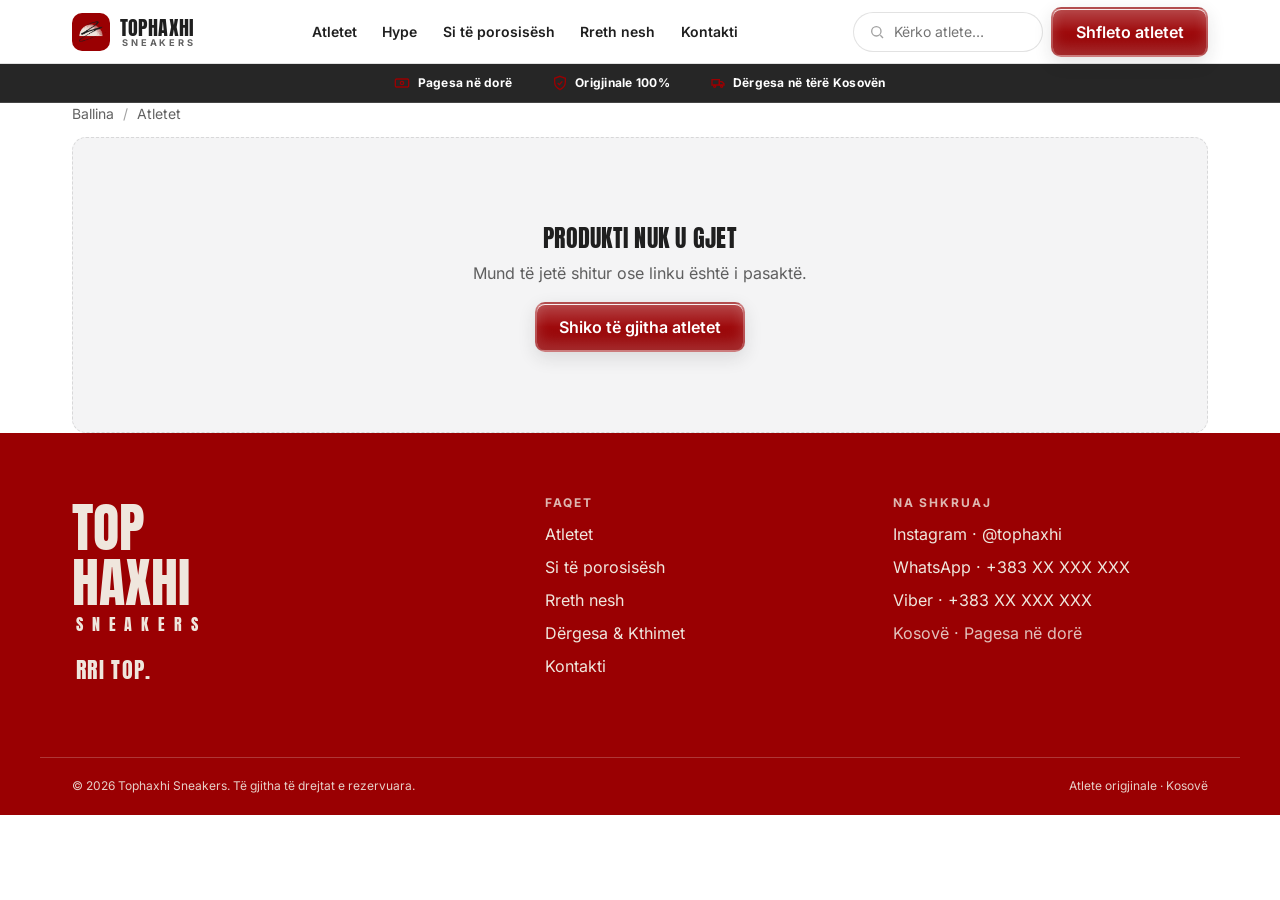
<file: product.html>
<!DOCTYPE html>
<html lang="sq">
<head>
  <meta charset="UTF-8" />
  <meta name="viewport" content="width=device-width, initial-scale=1" />
  <!-- Title/description/canonical/OG plotësohen nga product.js sipas produktit -->
  <title>Atlete origjinale | Tophaxhi Sneakers</title>
  <meta name="description" content="Atlete origjinale në Kosovë me pagesë në dorë. Tophaxhi Sneakers." />
  <meta name="theme-color" content="#9a0002" />
  <link rel="canonical" href="https://tophaxhi.com/atletet.html" id="pdp-canonical" />
  <link rel="icon" href="assets/brand/mark.png" type="image/png" />
  <link rel="apple-touch-icon" href="assets/brand/apple-touch.png" />
  <meta property="og:type" content="product" />
  <meta property="og:site_name" content="Tophaxhi Sneakers" />
  <meta property="og:locale" content="sq_AL" />
  <link rel="preload" href="assets/fonts/anton-400.woff2" as="font" type="font/woff2" crossorigin />
  <link rel="preload" href="assets/fonts/inter-400.woff2" as="font" type="font/woff2" crossorigin />
  <link rel="stylesheet" href="css/styles.css" />
</head>
<body class="has-sticky-bar">

  <header class="site-header">
    <div class="container site-header__inner">
      <a href="index.html" class="brand-lockup" aria-label="Tophaxhi Sneakers — ballina">
        <img class="brand-lockup__mark" src="assets/brand/mark.png" alt="" width="38" height="38" />
        <span class="brand-lockup__text">
          <span class="brand-lockup__top">Tophaxhi</span>
          <span class="brand-lockup__sub">Sneakers</span>
        </span>
      </a>
      <nav class="main-nav" aria-label="Navigimi kryesor">
        <ul>
          <li><a href="atletet.html">Atletet</a></li>
          <li><a href="atletet.html?tier=hype">Hype</a></li>
          <li><a href="si-te-porosisesh.html">Si të porosisësh</a></li>
          <li><a href="rreth-nesh.html">Rreth nesh</a></li>
          <li><a href="kontakti.html">Kontakti</a></li>
        </ul>
      </nav>
      <div class="header-actions">
        <a href="atletet.html" class="btn btn--red" data-desktop-cta>Shfleto atletet</a>
        <button class="nav-toggle" aria-expanded="false" aria-controls="mobile-nav" aria-label="Hap menynë"><span></span></button>
      </div>
    </div>
    <nav class="mobile-nav" id="mobile-nav" aria-label="Menyja mobile">
      <a href="atletet.html">Atletet</a>
      <a href="atletet.html?tier=hype">Hype</a>
      <a href="si-te-porosisesh.html">Si të porosisësh</a>
      <a href="rreth-nesh.html">Rreth nesh</a>
      <a href="dergesa-kthimet.html">Dërgesa &amp; Kthimet</a>
      <a href="kontakti.html">Kontakti</a>
    </nav>
  </header>

  <div class="trust-bar">
    <div class="container trust-bar__track">
      <span class="trust-bar__item"><svg viewBox="0 0 24 24" fill="none" stroke="currentColor" stroke-width="2" aria-hidden="true"><rect x="2" y="6" width="20" height="12" rx="2"/><circle cx="12" cy="12" r="2.5"/></svg><strong>Pagesa në dorë</strong></span>
      <span class="trust-bar__item"><svg viewBox="0 0 24 24" fill="none" stroke="currentColor" stroke-width="2" aria-hidden="true"><path d="M12 2l8 3v6c0 5-3.5 8.5-8 11-4.5-2.5-8-6-8-11V5z"/><path d="M8.5 12l2.5 2.5 4.5-5"/></svg><strong>Origjinale 100%</strong></span>
      <span class="trust-bar__item"><svg viewBox="0 0 24 24" fill="none" stroke="currentColor" stroke-width="2" aria-hidden="true"><path d="M3 7h11v8H3z"/><path d="M14 10h4l3 3v2h-7z"/><circle cx="7" cy="17" r="1.6"/><circle cx="17.5" cy="17" r="1.6"/></svg><strong>Dërgesa në tërë Kosovën</strong></span>
    </div>
  </div>

  <main id="main">
    <div class="container">
      <nav class="breadcrumb" id="pdp-breadcrumb" aria-label="Breadcrumb">
        <a href="index.html">Ballina</a> <span aria-hidden="true">/</span>
        <a href="atletet.html">Atletet</a>
      </nav>

      <!-- PDP (mbushet nga product.js) -->
      <article class="pdp" id="pdp" aria-busy="true">
        <div class="pdp__gallery skeleton" style="aspect-ratio:4/5;border-radius:var(--radius)"></div>
        <div class="pdp__info"><p class="muted">Po ngarkohet…</p></div>
      </article>

      <!-- Nuk u gjet -->
      <div class="state" id="pdp-notfound" hidden>
        <p class="display">Produkti nuk u gjet</p>
        <p>Mund të jetë shitur ose linku është i pasaktë.</p>
        <a href="atletet.html" class="btn btn--red" style="margin-top:1rem">Shiko të gjitha atletet</a>
      </div>
    </div>

    <!-- Të ngjashme -->
    <section class="section" id="related-section" hidden>
      <div class="container">
        <div class="section-head"><p class="eyebrow">Të ngjashme</p><h2 class="display" id="related-title">Më shumë atlete</h2></div>
        <div class="product-grid" id="related-grid"></div>
      </div>
    </section>
  </main>

  <!-- Sticky order bar (mobile) -->
  <div class="sticky-bar" id="sticky-bar" hidden>
    <div class="sticky-bar__price">
      <span class="sticky-bar__amount" id="sticky-price"></span>
      <span class="sticky-bar__name" id="sticky-name"></span>
    </div>
    <button class="btn btn--red" id="sticky-order">Porosit</button>
  </div>

  <!-- Bottom sheet: tri kanalet -->
  <div class="sheet-backdrop" id="order-sheet" hidden>
    <div class="sheet" role="dialog" aria-modal="true" aria-labelledby="sheet-title">
      <div class="sheet__handle" aria-hidden="true"></div>
      <h2 class="sheet__title" id="sheet-title">Si dëshiron të porosisësh?</h2>
      <p class="sheet__sub" id="sheet-sub"></p>
      <div class="sheet__actions" id="sheet-actions"><!-- butonat e kanaleve --></div>
      <button class="sheet__close" id="sheet-close" aria-label="Mbyll">Mbyll</button>
    </div>
  </div>

  <footer class="site-footer">
    <div class="container site-footer__top">
      <div>
        <div class="footer-lockup">
          <div class="footer-lockup__top">Top<br/>Haxhi</div>
          <div class="footer-lockup__sub">Sneakers</div>
        </div>
        <p class="footer-signoff">Rri top.</p>
      </div>
      <div class="footer-col">
        <h3>Faqet</h3>
        <ul>
          <li><a href="atletet.html">Atletet</a></li>
          <li><a href="si-te-porosisesh.html">Si të porosisësh</a></li>
          <li><a href="rreth-nesh.html">Rreth nesh</a></li>
          <li><a href="dergesa-kthimet.html">Dërgesa &amp; Kthimet</a></li>
          <li><a href="kontakti.html">Kontakti</a></li>
        </ul>
      </div>
      <div class="footer-col">
        <h3>Na shkruaj</h3>
        <ul>
          <li><a href="https://instagram.com/tophaxhi" target="_blank" rel="noopener">Instagram · @tophaxhi</a></li>
          <li><a href="https://wa.me/383XXXXXXXX" target="_blank" rel="noopener">WhatsApp · +383 XX XXX XXX</a></li>
          <li><span style="color:rgba(244,241,234,.8)">Kosovë · Pagesa në dorë</span></li>
        </ul>
      </div>
    </div>
    <div class="container site-footer__bottom">
      <span>© <span data-year>2026</span> Tophaxhi Sneakers. Të gjitha të drejtat e rezervuara.</span>
      <span>Atlete origjinale · Kosovë</span>
    </div>
  </footer>

  <div class="toast-wrap" id="toast-wrap" aria-live="polite" aria-atomic="true"></div>

  <!-- JSON-LD Product injektohet nga product.js -->
  <script src="js/data.js" defer></script>
  <script src="js/main.js" defer></script>
  <script src="js/product.js" defer></script>
</body>
</html>
</file>
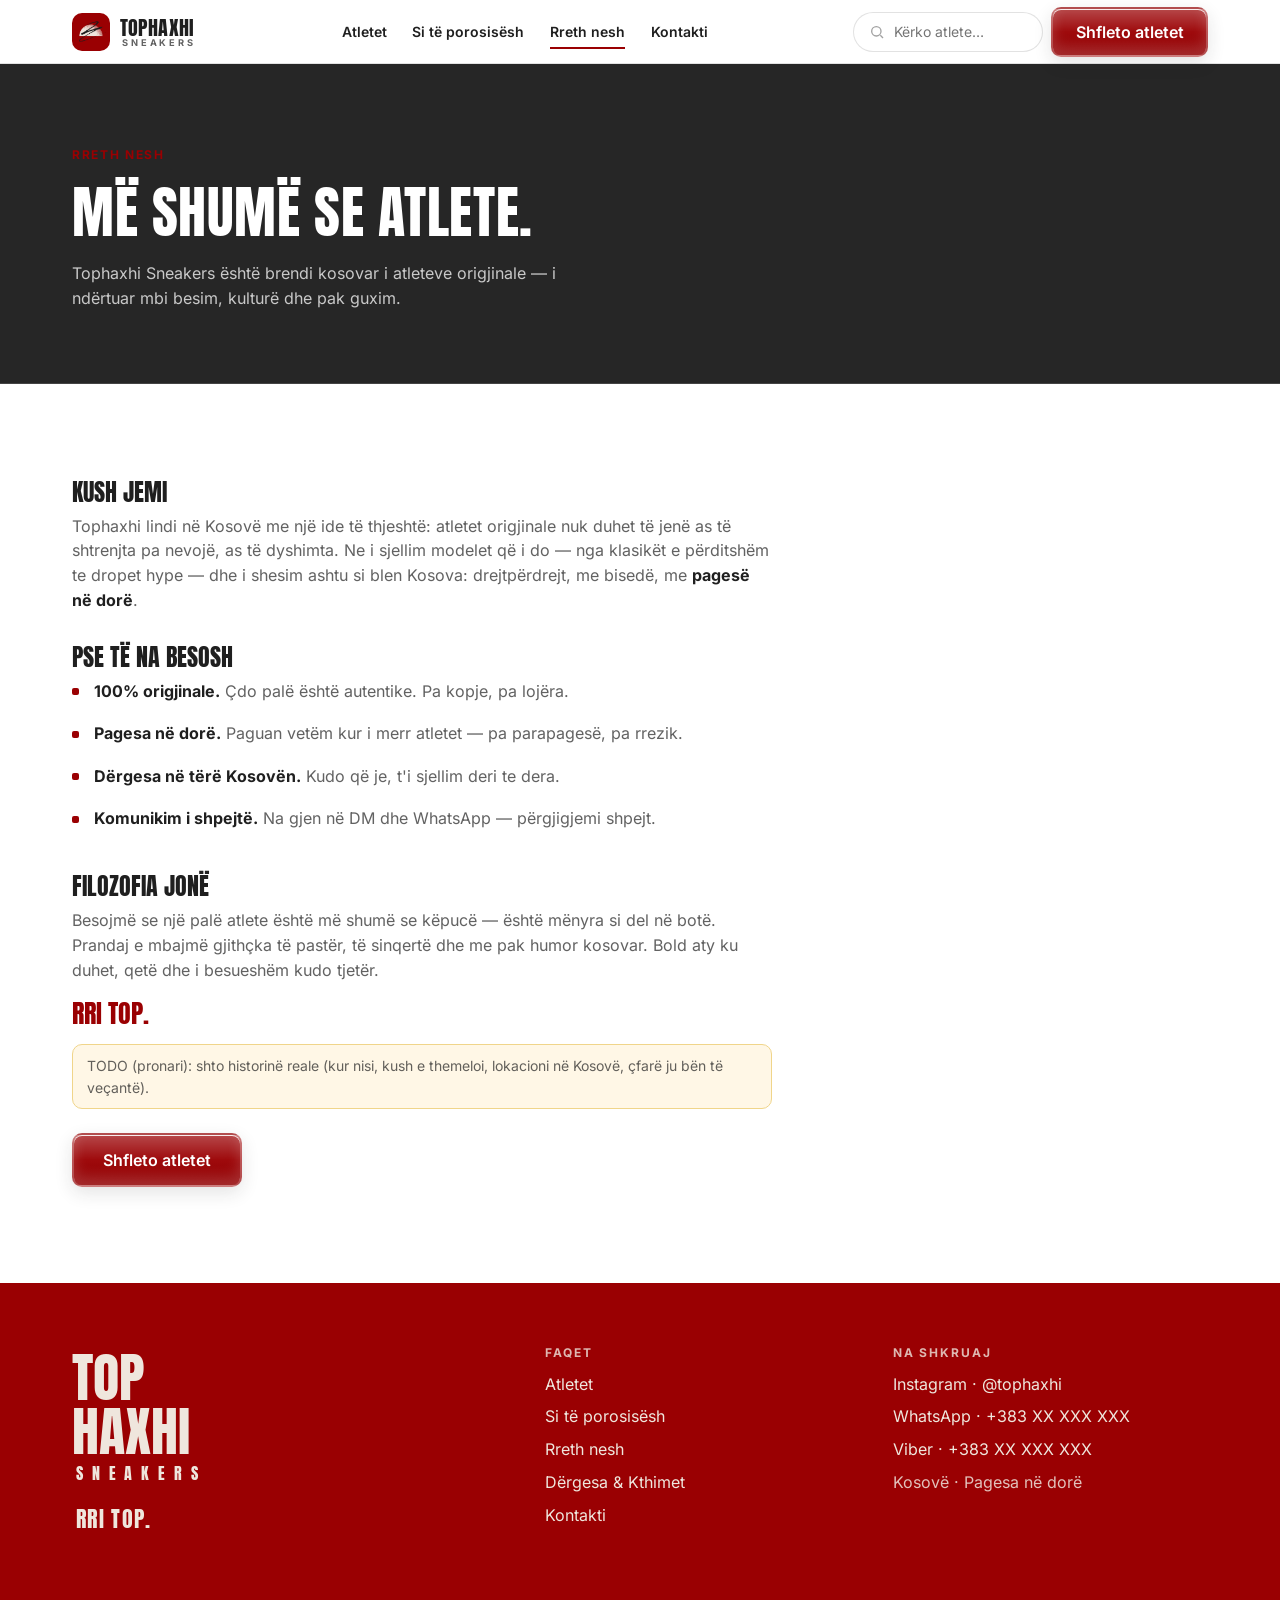
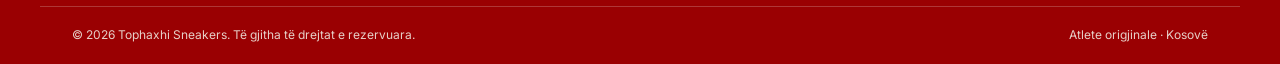
<file: rreth-nesh.html>
<!DOCTYPE html>
<html lang="sq">
<head>
  <meta charset="UTF-8" />
  <meta name="viewport" content="width=device-width, initial-scale=1" />
  <title>Rreth nesh — Tophaxhi Sneakers, Kosovë</title>
  <meta name="description" content="Tophaxhi Sneakers — brendi kosovar i atleteve origjinale. Më shumë se një dyqan: kulturë, besim dhe pagesë në dorë. Rri top." />
  <meta name="theme-color" content="#9a0002" />
  <link rel="canonical" href="https://tophaxhi.com/rreth-nesh.html" />
  <link rel="icon" href="assets/brand/mark.png" type="image/png" />
  <link rel="apple-touch-icon" href="assets/brand/apple-touch.png" />
  <meta property="og:type" content="website" />
  <meta property="og:site_name" content="Tophaxhi Sneakers" />
  <meta property="og:title" content="Rreth nesh — Tophaxhi Sneakers" />
  <meta property="og:description" content="Brendi kosovar i atleteve origjinale. Rri top." />
  <link rel="preload" href="assets/fonts/anton-400.woff2" as="font" type="font/woff2" crossorigin />
  <link rel="stylesheet" href="css/styles.css" />
</head>
<body>
  <header class="site-header">
    <div class="container site-header__inner">
      <a href="index.html" class="brand-lockup" aria-label="Tophaxhi Sneakers — ballina">
        <img class="brand-lockup__mark" src="assets/brand/mark.png" alt="" width="38" height="38" />
        <span class="brand-lockup__text"><span class="brand-lockup__top">Tophaxhi</span><span class="brand-lockup__sub">Sneakers</span></span>
      </a>
      <nav class="main-nav" aria-label="Navigimi kryesor"><ul>
        <li><a href="atletet.html">Atletet</a></li>
        <li><a href="si-te-porosisesh.html">Si të porosisësh</a></li>
        <li><a href="rreth-nesh.html" aria-current="page">Rreth nesh</a></li>
        <li><a href="kontakti.html">Kontakti</a></li>
      </ul></nav>
      <div class="header-actions">
        <a href="atletet.html" class="btn btn--red" data-desktop-cta>Shfleto atletet</a>
        <button class="nav-toggle" aria-expanded="false" aria-controls="mobile-nav" aria-label="Hap menynë"><span></span></button>
      </div>
    </div>
    <nav class="mobile-nav" id="mobile-nav" aria-label="Menyja mobile">
      <a href="atletet.html">Atletet</a><a href="si-te-porosisesh.html">Si të porosisësh</a>
      <a href="rreth-nesh.html">Rreth nesh</a><a href="dergesa-kthimet.html">Dërgesa &amp; Kthimet</a>
      <a href="kontakti.html">Kontakti</a>
    </nav>
  </header>

  <main id="main">
    <section class="page-hero">
      <div class="container">
        <p class="eyebrow">Rreth nesh</p>
        <h1 class="display">Më shumë se atlete.</h1>
        <p>Tophaxhi Sneakers është brendi kosovar i atleteve origjinale — i ndërtuar mbi besim, kulturë dhe pak guxim.</p>
      </div>
    </section>

    <section class="section">
      <div class="container">
        <div class="prose">
          <h2>Kush jemi</h2>
          <p>Tophaxhi lindi në Kosovë me një ide të thjeshtë: atletet origjinale nuk duhet të jenë as të shtrenjta pa nevojë, as të dyshimta. Ne i sjellim modelet që i do — nga klasikët e përditshëm te dropet hype — dhe i shesim ashtu si blen Kosova: drejtpërdrejt, me bisedë, me <strong>pagesë në dorë</strong>.</p>

          <h2>Pse të na besosh</h2>
          <ul>
            <li><strong>100% origjinale.</strong> Çdo palë është autentike. Pa kopje, pa lojëra.</li>
            <li><strong>Pagesa në dorë.</strong> Paguan vetëm kur i merr atletet — pa parapagesë, pa rrezik.</li>
            <li><strong>Dërgesa në tërë Kosovën.</strong> Kudo që je, t'i sjellim deri te dera.</li>
            <li><strong>Komunikim i shpejtë.</strong> Na gjen në DM dhe WhatsApp — përgjigjemi shpejt.</li>
          </ul>

          <h2>Filozofia jonë</h2>
          <p>Besojmë se një palë atlete është më shumë se këpucë — është mënyra si del në botë. Prandaj e mbajmë gjithçka të pastër, të sinqertë dhe me pak humor kosovar. Bold aty ku duhet, qetë dhe i besueshëm kudo tjetër.</p>
          <p style="font-family:var(--font-display);text-transform:uppercase;color:var(--top-red);font-size:1.6rem">Rri top.</p>

          <p class="todo-note">TODO (pronari): shto historinë reale (kur nisi, kush e themeloi, lokacioni në Kosovë, çfarë ju bën të veçantë).</p>
        </div>
        <div style="margin-top:1.5rem"><a href="atletet.html" class="btn btn--red btn--lg">Shfleto atletet</a></div>
      </div>
    </section>
  </main>

  <footer class="site-footer">
    <div class="container site-footer__top">
      <div><div class="footer-lockup"><div class="footer-lockup__top">Top<br/>Haxhi</div><div class="footer-lockup__sub">Sneakers</div></div><p class="footer-signoff">Rri top.</p></div>
      <div class="footer-col"><h3>Faqet</h3><ul>
        <li><a href="atletet.html">Atletet</a></li><li><a href="si-te-porosisesh.html">Si të porosisësh</a></li>
        <li><a href="rreth-nesh.html">Rreth nesh</a></li><li><a href="dergesa-kthimet.html">Dërgesa &amp; Kthimet</a></li>
        <li><a href="kontakti.html">Kontakti</a></li></ul></div>
      <div class="footer-col"><h3>Na shkruaj</h3><ul>
        <li><a href="https://instagram.com/tophaxhi" target="_blank" rel="noopener">Instagram · @tophaxhi</a></li>
        <li><a href="https://wa.me/383XXXXXXXX" target="_blank" rel="noopener">WhatsApp · +383 XX XXX XXX</a></li>
        <li><span style="color:rgba(244,241,234,.8)">Kosovë · Pagesa në dorë</span></li></ul></div>
    </div>
    <div class="container site-footer__bottom"><span>© <span data-year>2026</span> Tophaxhi Sneakers. Të gjitha të drejtat e rezervuara.</span><span>Atlete origjinale · Kosovë</span></div>
  </footer>

  <div class="toast-wrap" id="toast-wrap" aria-live="polite" aria-atomic="true"></div>
  <script src="js/data.js" defer></script>
  <script src="js/main.js" defer></script>
</body>
</html>
</file>
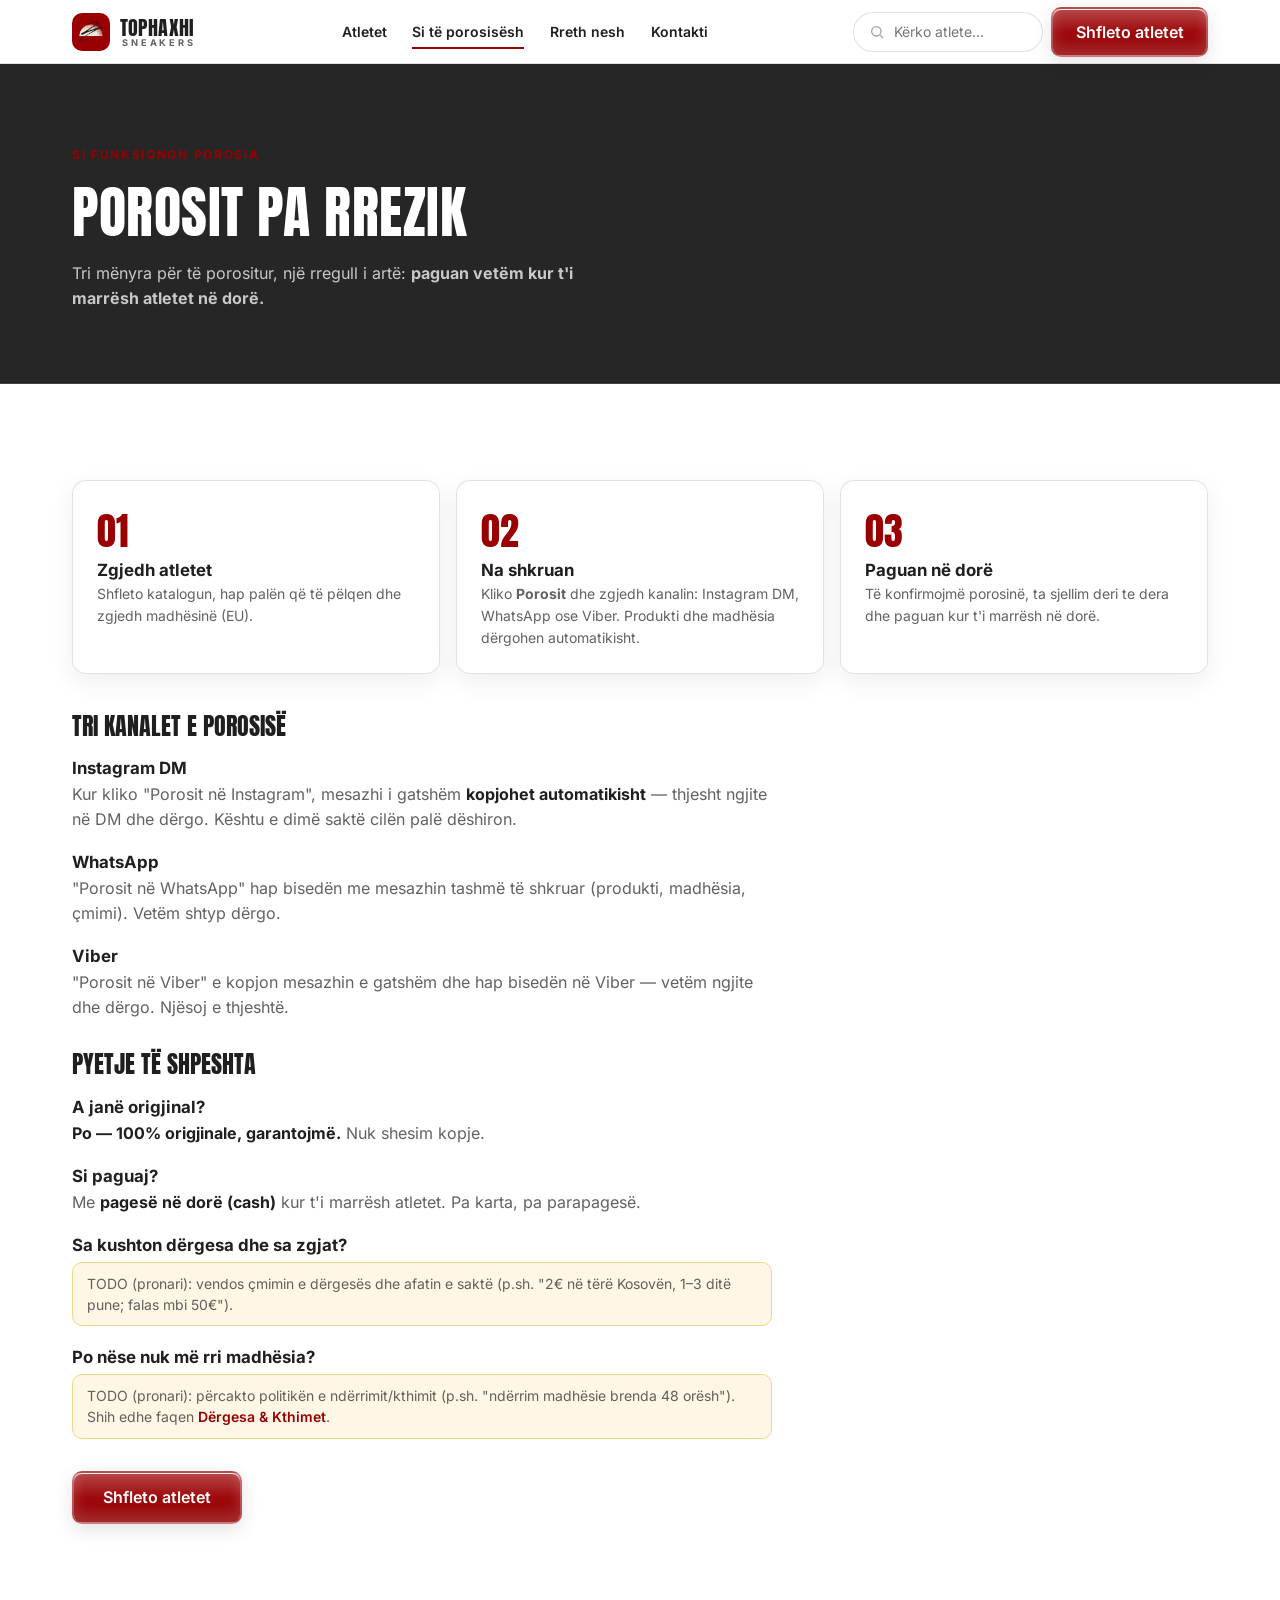
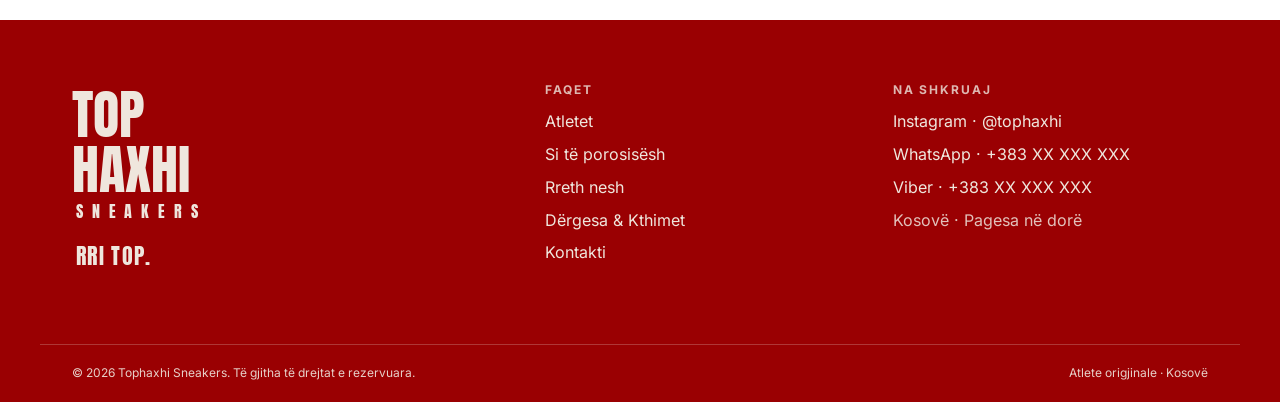
<file: si-te-porosisesh.html>
<!DOCTYPE html>
<html lang="sq">
<head>
  <meta charset="UTF-8" />
  <meta name="viewport" content="width=device-width, initial-scale=1" />
  <title>Si të porosisësh atlete në Kosovë | Tophaxhi Sneakers</title>
  <meta name="description" content="Si funksionon porosia te Tophaxhi: zgjedh atletet, na shkruan në Instagram, WhatsApp ose Viber, dhe paguan në dorë kur t'i marrësh. E lehtë dhe pa rrezik." />
  <meta name="theme-color" content="#9a0002" />
  <link rel="canonical" href="https://tophaxhi.com/si-te-porosisesh.html" />
  <link rel="icon" href="assets/brand/mark.png" type="image/png" />
  <link rel="apple-touch-icon" href="assets/brand/apple-touch.png" />
  <meta property="og:type" content="website" />
  <meta property="og:site_name" content="Tophaxhi Sneakers" />
  <meta property="og:title" content="Si të porosisësh — Tophaxhi Sneakers" />
  <meta property="og:description" content="3 hapa të thjeshtë. Pagesa në dorë. Rri top." />
  <link rel="preload" href="assets/fonts/anton-400.woff2" as="font" type="font/woff2" crossorigin />
  <link rel="stylesheet" href="css/styles.css" />
</head>
<body>
  <header class="site-header">
    <div class="container site-header__inner">
      <a href="index.html" class="brand-lockup" aria-label="Tophaxhi Sneakers — ballina">
        <img class="brand-lockup__mark" src="assets/brand/mark.png" alt="" width="38" height="38" />
        <span class="brand-lockup__text"><span class="brand-lockup__top">Tophaxhi</span><span class="brand-lockup__sub">Sneakers</span></span>
      </a>
      <nav class="main-nav" aria-label="Navigimi kryesor"><ul>
        <li><a href="atletet.html">Atletet</a></li>
        <li><a href="si-te-porosisesh.html" aria-current="page">Si të porosisësh</a></li>
        <li><a href="rreth-nesh.html">Rreth nesh</a></li>
        <li><a href="kontakti.html">Kontakti</a></li>
      </ul></nav>
      <div class="header-actions">
        <a href="atletet.html" class="btn btn--red" data-desktop-cta>Shfleto atletet</a>
        <button class="nav-toggle" aria-expanded="false" aria-controls="mobile-nav" aria-label="Hap menynë"><span></span></button>
      </div>
    </div>
    <nav class="mobile-nav" id="mobile-nav" aria-label="Menyja mobile">
      <a href="atletet.html">Atletet</a><a href="si-te-porosisesh.html">Si të porosisësh</a>
      <a href="rreth-nesh.html">Rreth nesh</a><a href="dergesa-kthimet.html">Dërgesa &amp; Kthimet</a>
      <a href="kontakti.html">Kontakti</a>
    </nav>
  </header>

  <main id="main">
    <section class="page-hero">
      <div class="container">
        <p class="eyebrow">Si funksionon porosia</p>
        <h1 class="display">Porosit pa rrezik</h1>
        <p>Tri mënyra për të porositur, një rregull i artë: <strong>paguan vetëm kur t'i marrësh atletet në dorë.</strong></p>
      </div>
    </section>

    <section class="section">
      <div class="container">
        <div class="steps">
          <div class="step"><div class="step__num">01</div><h2 class="step__title">Zgjedh atletet</h2><p class="step__text">Shfleto katalogun, hap palën që të pëlqen dhe zgjedh madhësinë (EU).</p></div>
          <div class="step"><div class="step__num">02</div><h2 class="step__title">Na shkruan</h2><p class="step__text">Kliko <strong>Porosit</strong> dhe zgjedh kanalin: Instagram DM, WhatsApp ose Viber. Produkti dhe madhësia dërgohen automatikisht.</p></div>
          <div class="step"><div class="step__num">03</div><h2 class="step__title">Paguan në dorë</h2><p class="step__text">Të konfirmojmë porosinë, ta sjellim deri te dera dhe paguan kur t'i marrësh në dorë.</p></div>
        </div>

        <div class="prose" style="margin-top:2.5rem">
          <h2>Tri kanalet e porosisë</h2>
          <h3>Instagram DM</h3>
          <p>Kur kliko "Porosit në Instagram", mesazhi i gatshëm <strong>kopjohet automatikisht</strong> — thjesht ngjite në DM dhe dërgo. Kështu e dimë saktë cilën palë dëshiron.</p>
          <h3>WhatsApp</h3>
          <p>"Porosit në WhatsApp" hap bisedën me mesazhin tashmë të shkruar (produkti, madhësia, çmimi). Vetëm shtyp dërgo.</p>
          <h3>Viber</h3>
          <p>"Porosit në Viber" e kopjon mesazhin e gatshëm dhe hap bisedën në Viber — vetëm ngjite dhe dërgo. Njësoj e thjeshtë.</p>

          <h2>Pyetje të shpeshta</h2>
          <h3>A janë origjinal?</h3>
          <p><strong>Po — 100% origjinale, garantojmë.</strong> Nuk shesim kopje.</p>
          <h3>Si paguaj?</h3>
          <p>Me <strong>pagesë në dorë (cash)</strong> kur t'i marrësh atletet. Pa karta, pa parapagesë.</p>
          <h3>Sa kushton dërgesa dhe sa zgjat?</h3>
          <p class="todo-note">TODO (pronari): vendos çmimin e dërgesës dhe afatin e saktë (p.sh. "2€ në tërë Kosovën, 1–3 ditë pune; falas mbi 50€").</p>
          <h3>Po nëse nuk më rri madhësia?</h3>
          <p class="todo-note">TODO (pronari): përcakto politikën e ndërrimit/kthimit (p.sh. "ndërrim madhësie brenda 48 orësh"). Shih edhe faqen <a href="dergesa-kthimet.html">Dërgesa &amp; Kthimet</a>.</p>
        </div>

        <div style="margin-top:2rem"><a href="atletet.html" class="btn btn--red btn--lg">Shfleto atletet</a></div>
      </div>
    </section>
  </main>

  <footer class="site-footer">
    <div class="container site-footer__top">
      <div><div class="footer-lockup"><div class="footer-lockup__top">Top<br/>Haxhi</div><div class="footer-lockup__sub">Sneakers</div></div><p class="footer-signoff">Rri top.</p></div>
      <div class="footer-col"><h3>Faqet</h3><ul>
        <li><a href="atletet.html">Atletet</a></li><li><a href="si-te-porosisesh.html">Si të porosisësh</a></li>
        <li><a href="rreth-nesh.html">Rreth nesh</a></li><li><a href="dergesa-kthimet.html">Dërgesa &amp; Kthimet</a></li>
        <li><a href="kontakti.html">Kontakti</a></li></ul></div>
      <div class="footer-col"><h3>Na shkruaj</h3><ul>
        <li><a href="https://instagram.com/tophaxhi" target="_blank" rel="noopener">Instagram · @tophaxhi</a></li>
        <li><a href="https://wa.me/383XXXXXXXX" target="_blank" rel="noopener">WhatsApp · +383 XX XXX XXX</a></li>
        <li><span style="color:rgba(244,241,234,.8)">Kosovë · Pagesa në dorë</span></li></ul></div>
    </div>
    <div class="container site-footer__bottom"><span>© <span data-year>2026</span> Tophaxhi Sneakers. Të gjitha të drejtat e rezervuara.</span><span>Atlete origjinale · Kosovë</span></div>
  </footer>

  <div class="toast-wrap" id="toast-wrap" aria-live="polite" aria-atomic="true"></div>
  <script src="js/data.js" defer></script>
  <script src="js/main.js" defer></script>
</body>
</html>
</file>
<file: css/styles.css>
/* =====================================================================
   TOPHAXHI SNEAKERS — styles.css
   Një skedar i vetëm CSS për tërë faqen publike.
   Sistemi: ~70% e zezë/e bardhë/concrete (strukturë), ~30% e kuqe (theks).
   Mobile-first. Self-hosted fonts. Respekton prefers-reduced-motion.
   ===================================================================== */

/* ------------------------------------------------------------------ *
 * 1. FONTS (self-hosted WOFF2 — pa varësi nga CDN në runtime)
 * ------------------------------------------------------------------ */

/* ANTON — display / headings (latin + latin-ext për ë, ç) */
@font-face {
  font-family: 'Anton';
  font-style: normal;
  font-weight: 400;
  font-display: swap;
  src: url('../assets/fonts/anton-400.woff2') format('woff2');
  unicode-range: U+0000-00FF, U+0131, U+0152-0153, U+02BB-02BC, U+02C6, U+02DA,
    U+02DC, U+0304, U+0308, U+0329, U+2000-206F, U+2074, U+20AC, U+2122, U+2191,
    U+2193, U+2212, U+2215, U+FEFF, U+FFFD;
}
@font-face {
  font-family: 'Anton';
  font-style: normal;
  font-weight: 400;
  font-display: swap;
  src: url('../assets/fonts/anton-400-ext.woff2') format('woff2');
  unicode-range: U+0100-02BA, U+02BD-02C5, U+02C7-02CC, U+02CE-02D7, U+02DD-02FF,
    U+0304, U+0308, U+0329, U+1D00-1DBF, U+1E00-1E9F, U+1EF2-1EFF, U+2020,
    U+20A0-20AB, U+20AD-20C0, U+2113, U+2C60-2C7F, U+A720-A7FF;
}

/* INTER — body / UI (400/500/600/700, latin + latin-ext) */
@font-face { font-family:'Inter'; font-style:normal; font-weight:400; font-display:swap;
  src:url('../assets/fonts/inter-400.woff2') format('woff2');
  unicode-range:U+0000-00FF,U+0131,U+0152-0153,U+02BB-02BC,U+02C6,U+02DA,U+02DC,U+0304,U+0308,U+0329,U+2000-206F,U+2074,U+20AC,U+2122,U+2191,U+2193,U+2212,U+2215,U+FEFF,U+FFFD; }
@font-face { font-family:'Inter'; font-style:normal; font-weight:400; font-display:swap;
  src:url('../assets/fonts/inter-400-ext.woff2') format('woff2');
  unicode-range:U+0100-02BA,U+02BD-02C5,U+02C7-02CC,U+02CE-02D7,U+02DD-02FF,U+0304,U+0308,U+0329,U+1D00-1DBF,U+1E00-1E9F,U+1EF2-1EFF,U+2020,U+20A0-20AB,U+20AD-20C0,U+2113,U+2C60-2C7F,U+A720-A7FF; }
@font-face { font-family:'Inter'; font-style:normal; font-weight:500; font-display:swap;
  src:url('../assets/fonts/inter-500.woff2') format('woff2');
  unicode-range:U+0000-00FF,U+0131,U+0152-0153,U+02BB-02BC,U+02C6,U+02DA,U+02DC,U+0304,U+0308,U+0329,U+2000-206F,U+2074,U+20AC,U+2122,U+2191,U+2193,U+2212,U+2215,U+FEFF,U+FFFD; }
@font-face { font-family:'Inter'; font-style:normal; font-weight:500; font-display:swap;
  src:url('../assets/fonts/inter-500-ext.woff2') format('woff2');
  unicode-range:U+0100-02BA,U+02BD-02C5,U+02C7-02CC,U+02CE-02D7,U+02DD-02FF,U+0304,U+0308,U+0329,U+1D00-1DBF,U+1E00-1E9F,U+1EF2-1EFF,U+2020,U+20A0-20AB,U+20AD-20C0,U+2113,U+2C60-2C7F,U+A720-A7FF; }
@font-face { font-family:'Inter'; font-style:normal; font-weight:600; font-display:swap;
  src:url('../assets/fonts/inter-600.woff2') format('woff2');
  unicode-range:U+0000-00FF,U+0131,U+0152-0153,U+02BB-02BC,U+02C6,U+02DA,U+02DC,U+0304,U+0308,U+0329,U+2000-206F,U+2074,U+20AC,U+2122,U+2191,U+2193,U+2212,U+2215,U+FEFF,U+FFFD; }
@font-face { font-family:'Inter'; font-style:normal; font-weight:600; font-display:swap;
  src:url('../assets/fonts/inter-600-ext.woff2') format('woff2');
  unicode-range:U+0100-02BA,U+02BD-02C5,U+02C7-02CC,U+02CE-02D7,U+02DD-02FF,U+0304,U+0308,U+0329,U+1D00-1DBF,U+1E00-1E9F,U+1EF2-1EFF,U+2020,U+20A0-20AB,U+20AD-20C0,U+2113,U+2C60-2C7F,U+A720-A7FF; }
@font-face { font-family:'Inter'; font-style:normal; font-weight:700; font-display:swap;
  src:url('../assets/fonts/inter-700.woff2') format('woff2');
  unicode-range:U+0000-00FF,U+0131,U+0152-0153,U+02BB-02BC,U+02C6,U+02DA,U+02DC,U+0304,U+0308,U+0329,U+2000-206F,U+2074,U+20AC,U+2122,U+2191,U+2193,U+2212,U+2215,U+FEFF,U+FFFD; }
@font-face { font-family:'Inter'; font-style:normal; font-weight:700; font-display:swap;
  src:url('../assets/fonts/inter-700-ext.woff2') format('woff2');
  unicode-range:U+0100-02BA,U+02BD-02C5,U+02C7-02CC,U+02CE-02D7,U+02DD-02FF,U+0304,U+0308,U+0329,U+1D00-1DBF,U+1E00-1E9F,U+1EF2-1EFF,U+2020,U+20A0-20AB,U+20AD-20C0,U+2113,U+2C60-2C7F,U+A720-A7FF; }

/* ------------------------------------------------------------------ *
 * 2. DESIGN TOKENS
 * ------------------------------------------------------------------ */
:root {
  /* Brand colors (zyrtare — nga logo-ja e Tophaxhi) */
  --top-red:  #9a0002;         /* Tophaxhi Red */
  --top-red-dark: #6f0001;     /* hover/pressed e kuqe */
  --ink:      #1f1f1f;         /* Ink — gati e zezë */
  --white:    #FFFFFF;
  --concrete: #f4f4f5;         /* gri shumë e lehtë — mbushje delikate (badge, skeleton, placeholder) */
  --ink-70:   rgba(31,31,31,0.70);
  --ink-40:   rgba(31,31,31,0.42);
  --hairline: rgba(31,31,31,0.13);
  --cream:    #efe6dd;          /* kremë për lockup mbi të kuqe */

  /* Typografia */
  --font-display: 'Anton', 'Arial Narrow', system-ui, sans-serif;
  --font-body: 'Inter', system-ui, -apple-system, 'Segoe UI', Roboto, Arial, sans-serif;

  /* Type scale (mobile-first, rritet me clamp) */
  --fs-hero:   clamp(3rem, 9vw, 7rem);
  --fs-h1:     clamp(2rem, 7vw, 3.5rem);
  --fs-h2:     clamp(1.6rem, 5.5vw, 2.6rem);
  --fs-h3:     clamp(1.15rem, 4vw, 1.5rem);
  --fs-lead:   clamp(0.7rem, 2.4vw, 1rem);
  --fs-body:   1rem;
  --fs-sm:     0.875rem;
  --fs-xs:     0.75rem;

  /* Hapësira & format */
  --container: 1200px;
  --gutter: clamp(1rem, 4vw, 2rem);
  --radius: 14px;
  --radius-sm: 10px;
  --radius-lg: 22px;
  --section-y: clamp(3rem, 8vw, 6rem);

  /* Shadows */
  --shadow-sm: 0 1px 2px rgba(10,10,10,0.06), 0 2px 8px rgba(10,10,10,0.05);
  --shadow-md: 0 6px 18px rgba(10,10,10,0.10);
  --shadow-lg: 0 18px 50px rgba(10,10,10,0.16);

  /* ---- GLASS (glassmorphism) ---- */
  --glass:        rgba(255,255,255,0.42);   /* xham i lehtë */
  --glass-2:      rgba(255,255,255,0.60);   /* mesatar */
  --glass-strong: rgba(255,255,255,0.80);   /* për tekst të lexueshëm */
  --glass-edge:   rgba(255,255,255,0.70);   /* buzë e ndritshme (highlight) */
  --glass-line:   rgba(31,31,31,0.08);
  --glass-dark:   rgba(8,8,8,0.74);         /* xham i ZI (jo gri) */
  --glass-dark-2: rgba(8,8,8,0.88);         /* xham i zi, i errët */
  --glass-dark-edge: rgba(255,255,255,0.14);
  --blur:    saturate(1.7) blur(14px);
  --blur-lg: saturate(1.8) blur(24px);
  --blur-sm: saturate(1.6) blur(8px);
  --glass-shadow:    0 8px 30px rgba(31,31,31,0.12), inset 0 1px 0 rgba(255,255,255,0.55);
  --glass-shadow-lg: 0 20px 54px rgba(31,31,31,0.18), inset 0 1px 0 rgba(255,255,255,0.6);
  --glass-gloss:     inset 0 1px 0 rgba(255,255,255,0.9), inset 0 -8px 14px rgba(255,255,255,0.18); /* shkëlqim "liquid glass" */

  /* Lëvizja */
  --ease: cubic-bezier(0.22, 1, 0.36, 1);
  --t-fast: 140ms;
  --t-med: 260ms;

  --header-h: 64px;
}

/* ------------------------------------------------------------------ *
 * 3. RESET / BASE
 * ------------------------------------------------------------------ */
*, *::before, *::after { box-sizing: border-box; }
* { margin: 0; }
html { -webkit-text-size-adjust: 100%; scroll-behavior: smooth; }
@media (prefers-reduced-motion: reduce) { html { scroll-behavior: auto; } }

body {
  font-family: var(--font-body);
  font-size: var(--fs-body);
  line-height: 1.55;
  color: var(--ink);
  background: var(--white);   /* e bardhë e pastër */
  -webkit-font-smoothing: antialiased;
  text-rendering: optimizeLegibility;
  overflow-x: hidden;
}

img, svg, video { display: block; max-width: 100%; }
img { height: auto; }
[hidden] { display: none !important; }
a { color: inherit; text-decoration: none; }
button, input, select, textarea { font: inherit; color: inherit; }
button { cursor: pointer; background: none; border: none; }
ul, ol { list-style: none; padding: 0; }

h1, h2, h3, h4 { line-height: 1.02; font-weight: 400; }

/* Focus i dukshëm për tastierë (aksesueshmëri) */
:focus-visible {
  outline: 3px solid var(--top-red);
  outline-offset: 2px;
  border-radius: 4px;
}

/* ------------------------------------------------------------------ *
 * 4. NDIHMËSE / UTILITIES
 * ------------------------------------------------------------------ */
.container {
  width: 100%;
  max-width: var(--container);
  margin-inline: auto;
  padding-inline: var(--gutter);
}
.section { padding-block: var(--section-y); }
.section--concrete { background: var(--concrete); }
.section--ink { background: var(--ink); color: var(--white); }

/* Anton ka "ascent" të madhe brendazi → krijon hapësirë të çuditshme sipër shkronjave.
   'text-box: trim-both cap alphabetic' e pret atë hapësirë që titujt të rrinë të balancuar
   (mbështetet në Chrome/Safari moderne; line-height-i është fallback i pastër për të tjerët). */
.display,
.step__num, .sheet__title, .pdp__desc-title,
.brand-lockup__top, .footer-lockup__top, .footer-lockup__sub,
.footer-signoff, .hero__signoff, .error-hero .code {
  margin: 3px 0px; 
}
.display { font-family: var(--font-display); text-transform: uppercase; letter-spacing: 0.01em; line-height: 1.04; padding-block: 0.18em; }
/* Hapësirë (padding) sipër/poshtë kudo ku përdoret Anton, që të mos duket i ngjeshur */
.step__num, .sheet__title, .pdp__desc-title, .hero__signoff, .footer-signoff { padding-block: 0.12em; }
.eyebrow {
  font-size: var(--fs-xs); font-weight: 700; text-transform: uppercase;
  letter-spacing: 0.14em; color: var(--top-red);
  margin-bottom: 0.55rem;   /* hapësirë mes mbi-titullit dhe titullit (Anton) */
}
.muted { color: var(--ink-70); }
.visually-hidden {
  position: absolute !important; width: 1px; height: 1px; padding: 0; margin: -1px;
  overflow: hidden; clip: rect(0 0 0 0); white-space: nowrap; border: 0;
}
.text-center { text-align: center; }

.section-head { margin-bottom: clamp(1.5rem, 4vw, 2.5rem); }
.section-head .display { font-size: var(--fs-h2); }
.section-head__row {
  display: flex; align-items: flex-end; justify-content: space-between; gap: 1rem; flex-wrap: wrap;
}

/* ------------------------------------------------------------------ *
 * 5. BUTTONS
 * ------------------------------------------------------------------ */
.btn {
  --btn-bg: var(--ink); --btn-fg: var(--white); --btn-bd: var(--ink);
  display: inline-flex; align-items: center; justify-content: center; gap: 0.5em;
  font-weight: 600; font-size: var(--fs-lead); line-height: 1;
  padding: 0.95em 1.4em; border-radius: var(--radius-sm);
  background: var(--btn-bg); color: var(--btn-fg);
  border: 2px solid var(--btn-bd);
  transition: transform var(--t-fast) var(--ease), background var(--t-fast) var(--ease),
              color var(--t-fast) var(--ease), box-shadow var(--t-fast) var(--ease);
  text-align: center; white-space: nowrap;
}
.btn:hover { transform: translateY(-2px); box-shadow: var(--shadow-md); }
.btn:active { transform: translateY(0); }
.btn--red  { --btn-bg: var(--top-red); --btn-fg: #fff; --btn-bd: var(--top-red); }
.btn--red:hover { --btn-bg: var(--top-red-dark); --btn-bd: var(--top-red-dark); }
.btn--ghost { --btn-bg: transparent; --btn-fg: var(--ink); --btn-bd: var(--ink); }
.btn--ghost:hover { --btn-bg: var(--ink); --btn-fg: #fff; }
.btn--light { --btn-bg: var(--white); --btn-fg: var(--ink); --btn-bd: var(--white); }
.btn--wa { --btn-bg: #25D366; --btn-fg: #04301a; --btn-bd: #25D366; }
.btn--ig { --btn-bg: #ffffff; --btn-fg: var(--ink); --btn-bd: var(--ink); }
.btn--block { display: flex; width: 100%; }
.btn--lg { font-size: var(--fs-lead); padding: 1.05em 1.8em; }
.btn[disabled], .btn[aria-disabled="true"] { opacity: 0.45; pointer-events: none; }

/* ------------------------------------------------------------------ *
 * 6. HEADER
 * ------------------------------------------------------------------ */
.site-header {
  position: sticky; top: 0; z-index: 50;
  background: rgba(255,255,255,0.97);
  /* SHËNIM: mos shto backdrop-filter/transform/filter këtu — krijon "containing block"
     dhe e bllokon menynë mobile (position:fixed) brenda header-it. */
  border-bottom: 1px solid var(--hairline);
}
.site-header__inner {
  height: var(--header-h);
  display: flex; align-items: center; justify-content: space-between; gap: 1rem;
}
.brand-lockup { display: inline-flex; align-items: center; gap: 0.6rem; }
.brand-lockup__mark { width: 38px; height: 38px; border-radius: 10px; }
.brand-lockup__text { display: flex; flex-direction: column; line-height: 0.82; }
.brand-lockup__top {
  font-family: var(--font-display); text-transform: uppercase; font-size: 1.25rem;
  letter-spacing: 0.02em;
}
.brand-lockup__sub {
  font-size: 0.58rem; font-weight: 700; letter-spacing: 0.32em;
  text-transform: uppercase; color: var(--ink-70); padding-left: 2px;
}

@media (max-width: 1200px) {
  .brand-lockup__text { display: none; }
}

.main-nav { display: none; }
.main-nav ul { display: flex; align-items: center; gap: 1.6rem; }
.main-nav a {
  font-size: var(--fs-sm); font-weight: 600; padding: 0.4rem 0; position: relative;
}
.main-nav a::after {
  content: ""; position: absolute; left: 0; right: 100%; bottom: -2px; height: 2px;
  background: var(--top-red); transition: right var(--t-med) var(--ease);
}
.main-nav a:hover::after, .main-nav a[aria-current="page"]::after { right: 0; }

.header-actions { display: flex; align-items: center; gap: 0.5rem; }

/* Hamburger */
.nav-toggle {
  width: 44px; height: 44px; display: inline-flex; align-items: center; justify-content: center;
  border-radius: 10px;
}
.nav-toggle span, .nav-toggle span::before, .nav-toggle span::after {
  content: ""; display: block; width: 22px; height: 2px; background: var(--ink);
  border-radius: 2px; transition: transform var(--t-med) var(--ease), opacity var(--t-fast);
}
.nav-toggle span { position: relative; }
.nav-toggle span::before { position: absolute; top: -7px; }
.nav-toggle span::after { position: absolute; top: 7px; }
.nav-toggle[aria-expanded="true"] span { background: transparent; }
.nav-toggle[aria-expanded="true"] span::before { transform: translateY(7px) rotate(45deg); }
.nav-toggle[aria-expanded="true"] span::after { transform: translateY(-7px) rotate(-45deg); }

/* Mobile drawer */
.mobile-nav {
  position: fixed; inset: var(--header-h) 0 0 0; z-index: 40;
  background: var(--white); padding: var(--gutter);
  transform: translateY(-8px); opacity: 0; pointer-events: none;
  transition: opacity var(--t-med) var(--ease), transform var(--t-med) var(--ease);
  border-top: 1px solid var(--hairline);
  display: flex; flex-direction: column;
}
.mobile-nav.is-open { opacity: 1; transform: none; pointer-events: auto; }
.mobile-nav a {
  font-family: var(--font-display); text-transform: uppercase; font-size: 1.8rem;
  padding: 0.6rem 0; border-bottom: 1px solid var(--hairline);
}
.mobile-nav .btn { margin-top: 1.2rem; }

@media (min-width: 1200px) {
  .main-nav { display: block; }
  .nav-toggle { display: none; }
  .mobile-nav { display: none; }
}

/* ------------------------------------------------------------------ *
 * 7. TRUST BAR
 * ------------------------------------------------------------------ */
.trust-bar {
  background: var(--ink); color: var(--white);
  font-size: var(--fs-xs); letter-spacing: 0.02em;
}
.trust-bar__track {
  display: flex; align-items: center; justify-content: center; gap: clamp(1rem, 4vw, 2.5rem);
  padding-block: 0.6rem; flex-wrap: wrap;
}
.trust-bar__item { display: inline-flex; align-items: center; gap: 0.45rem; white-space: nowrap; font-weight: 500; }
.trust-bar__item svg { width: 16px; height: 16px; color: var(--top-red); flex: none; }
.trust-bar__item strong { font-weight: 700; }

@media (max-width: 600px) {
  .trust-bar {
    display: none;
  }
}

/* ------------------------------------------------------------------ *
 * 8. HERO
 * ------------------------------------------------------------------ */
.hero { position: relative; background: var(--concrete); overflow: hidden; }
.hero__inner {
  align-items: center;
  justify-content: center;
  padding-block: clamp(2.5rem, 7vw, 5rem);
  text-align:center;
}
.hero__title { font-size: var(--fs-hero); line-height: 1.02; margin: 0.3em 0 0rem; }
.hero__title .accent { color: var(--top-red); }
.hero__sub { font-size: var(--fs-lead);  color: var(--ink-70); margin: 0 auto; max-width: 46ch; margin-bottom: clamp(1.5rem, 4vw, 3rem); padding: 0 1rem; }
.hero__cta { display: flex; gap: 0.75rem; flex-wrap: wrap; margin-top: 0.5rem; justify-content: center; align-items: center; }
.hero__signoff {
  font-family: var(--font-display); text-transform: uppercase; color: var(--top-red);
  letter-spacing: 0.06em; font-size: 1.1rem;
}
.hero__mark {
  position: absolute; right: -6%; top: 50%; transform: translateY(-50%);
  width: min(46vw, 440px); opacity: 0.10; pointer-events: none; rotate: -8deg;
}
@media (min-width: 880px) {
  .hero__inner { grid-template-columns: 1.1fr 0.9fr; }
}


/* ------------------------------------------------------------------ *
 * 9. PRODUCT GRID & CARD (4:5 portrait — locked)
 * ------------------------------------------------------------------ */
.product-grid {
  display: grid; gap: clamp(0.75rem, 2.5vw, 1.5rem);
  grid-template-columns: repeat(2, 1fr);
}
@media (min-width: 720px) { .product-grid { grid-template-columns: repeat(3, 1fr); } }
@media (min-width: 1040px) { .product-grid { grid-template-columns: repeat(4, 1fr); } }

.product-card {
  position: relative; display: flex; flex-direction: column;
  background: var(--white); border: 1px solid var(--hairline);
  border-radius: var(--radius); overflow: hidden;
  transition: transform var(--t-med) var(--ease), box-shadow var(--t-med) var(--ease),
              border-color var(--t-med) var(--ease);
}
@media (hover: hover) {
  .product-card:hover { transform: translateY(-4px); box-shadow: var(--shadow-lg); border-color: transparent; }
  .product-card:hover .product-card__img { transform: scale(1.045); }
}
.product-card__media {
  position: relative; aspect-ratio: 4 / 5; background: var(--white);
  overflow: hidden; border-bottom: 1px solid var(--hairline);
}
.product-card__img {
  width: 100%; height: 100%; object-fit: contain; padding: 8%;
  transition: transform var(--t-med) var(--ease);
}
.product-card__body { padding: 0.7rem 0.8rem 0.95rem; display: flex; flex-direction: column; gap: 0.2rem; }
.product-card__brand { font-size: var(--fs-xs); text-transform: uppercase; letter-spacing: 0.1em; color: var(--ink-40); font-weight: 600; }
.product-card__name { font-family: var(--font-display); text-transform: uppercase; font-size: 1.05rem; letter-spacing: 0.01em; line-height: 1; }
.product-card__price-row { display: flex; align-items: baseline; gap: 0.5rem; margin-top: 0.3rem; }
.product-card__price { font-weight: 700; font-size: 1.05rem; }
.product-card__price--sale { color: var(--top-red); }
.product-card__oldprice { font-size: var(--fs-sm); color: var(--ink-40); text-decoration: line-through; }
.product-card__link { position: absolute; inset: 0; z-index: 1; }
.product-card__link:focus-visible { outline-offset: -3px; }

/* Badges */
.badge {
  display: inline-flex; align-items: center; gap: 0.3em;
  font-size: var(--fs-xs); font-weight: 700; text-transform: uppercase; letter-spacing: 0.06em;
  padding: 0.3em 0.6em; border-radius: 999px; line-height: 1;
}
.badge--tier { background: var(--concrete); color: var(--ink-70); align-self: flex-start; margin-top: 0.45rem; }
.badge--hype { background: var(--ink); color: #fff; }
.product-card__flags { position: absolute; top: 0.6rem; left: 0.6rem; z-index: 2; display: flex; flex-direction: column; gap: 0.35rem; }
.badge--drop { background: var(--top-red); color: #fff; box-shadow: var(--shadow-sm); }
.badge--sale { background: var(--ink); color: #fff; }

/* Skeleton (parandalon flash-in të thyer) */
.skeleton { position: relative; overflow: hidden; background: var(--concrete); }
.skeleton::after {
  content: ""; position: absolute; inset: 0;
  background: linear-gradient(90deg, transparent, rgba(255,255,255,0.65), transparent);
  transform: translateX(-100%); animation: shimmer 1.3s infinite;
}
@keyframes shimmer { 100% { transform: translateX(100%); } }

/* ------------------------------------------------------------------ *
 * 10. BRAND CHIPS (emrat e markave = vetëm tekst, pa logo zyrtare)
 * ------------------------------------------------------------------ */
.brand-strip { display: grid; gap: clamp(0.6rem, 2vw, 1rem); grid-template-columns: repeat(2, 1fr); }
@media (min-width: 620px) { .brand-strip { grid-template-columns: repeat(3, 1fr); } }
@media (min-width: 920px) { .brand-strip { grid-template-columns: repeat(6, 1fr); } }
.brand-chip {
  display: flex; align-items: center; justify-content: center;
  aspect-ratio: 16 / 10; border-radius: var(--radius);
  background: var(--white); border: 1px solid var(--hairline);
  font-family: var(--font-display); text-transform: uppercase; font-size: clamp(1rem,3.4vw,1.4rem);
  letter-spacing: 0.02em; color: var(--ink);
  transition: transform var(--t-fast) var(--ease), color var(--t-fast), border-color var(--t-fast), background var(--t-fast);
}
.brand-chip:hover { color: var(--top-red); border-color: var(--top-red); transform: translateY(-3px); }

/* ------------------------------------------------------------------ *
 * 11. "SI FUNKSIONON" steps + AUTHENTICITY
 * ------------------------------------------------------------------ */
.steps { display: grid; gap: 1rem; grid-template-columns: 1fr; counter-reset: step; }
@media (min-width: 760px) { .steps { grid-template-columns: repeat(3, 1fr); } }
.step {
  background: var(--white); border: 1px solid var(--hairline); border-radius: var(--radius);
  padding: 1.5rem; position: relative;
}
.step__num {
  font-family: var(--font-display); font-size: 2.4rem; color: var(--top-red); line-height: 1;
}
.step__title { font-weight: 700; margin: 0.4rem 0 0.3rem; font-size: 1.05rem; }
.step__text { color: var(--ink-70); font-size: var(--fs-sm); }

.trust-block {
  display: grid; gap: 1.2rem; align-items: center;
  background: var(--ink); color: var(--white); border-radius: var(--radius-lg);
  padding: clamp(1.5rem, 5vw, 3rem);
}
@media (min-width: 820px) { .trust-block { grid-template-columns: 1.2fr 0.8fr; } }
.trust-block .display { font-size: var(--fs-h2); }
.trust-block .top-red { color: var(--top-red); }
.trust-block__points { display: grid; gap: 0.7rem; margin-top: 1rem; }
.trust-block__point { display: flex; gap: 0.6rem; align-items: flex-start; font-size: var(--fs-sm); }
.trust-block__point svg { width: 20px; height: 20px; color: var(--top-red); flex: none; margin-top: 1px; }

/* ------------------------------------------------------------------ *
 * 12. REVIEWS / SOCIAL PROOF
 * ------------------------------------------------------------------ */
.reviews { display: grid; gap: 1rem; grid-template-columns: 1fr; }
@media (min-width: 700px) { .reviews { grid-template-columns: repeat(3, 1fr); } }
.review-card { background: var(--white); border: 1px solid var(--hairline); border-radius: var(--radius); overflow: hidden; }
.review-card__img { aspect-ratio: 4 / 5; object-fit: cover; width: 100%; background: var(--concrete); }
.review-card__body { padding: 0.9rem 1rem 1.1rem; }
.review-card__stars { color: var(--top-red); letter-spacing: 2px; font-size: 0.9rem; }
.review-card__text { font-size: var(--fs-sm); color: var(--ink-70); margin-top: 0.3rem; }
.review-card__name { font-weight: 700; font-size: var(--fs-sm); margin-top: 0.5rem; }

/* ------------------------------------------------------------------ *
 * 13. FOOTER
 * ------------------------------------------------------------------ */
.site-footer { background: var(--top-red); color: var(--cream); }
.site-footer a { color: var(--cream); }
.site-footer__top { display: grid; gap: 2rem; padding-block: clamp(2.5rem, 6vw, 4rem); }
@media (min-width: 760px) { .site-footer__top { grid-template-columns: 1.4fr 1fr 1fr; } }
.footer-lockup__top { font-family: var(--font-display); text-transform: uppercase; font-size: clamp(2.2rem, 8vw, 3.4rem); line-height: 1; }
.footer-lockup__sub { font-family: var(--font-display); text-transform: uppercase; letter-spacing: 0.55em; font-size: 1rem; padding-left: 4px; }
.footer-signoff { font-family: var(--font-display); text-transform: uppercase; font-size: 1.4rem; letter-spacing: 0.06em; margin-top: 0.8rem; padding-left: 4px;}
.footer-col h3 { font-size: var(--fs-xs); text-transform: uppercase; letter-spacing: 0.16em; opacity: 0.8; margin-bottom: 0.8rem; font-weight: 700; }
.footer-col li { margin-bottom: 0.5rem; }
.footer-col a:hover { text-decoration: underline; }
.site-footer__bottom { border-top: 1px solid rgba(244,241,234,0.25); padding-block: 1.2rem; font-size: var(--fs-xs); display: flex; justify-content: space-between; gap: 1rem; flex-wrap: wrap; opacity: 0.9; }

/* ------------------------------------------------------------------ *
 * 14. TOAST
 * ------------------------------------------------------------------ */
.toast-wrap { position: fixed; left: 50%; bottom: calc(env(safe-area-inset-bottom, 0px) + 1.2rem); transform: translateX(-50%); z-index: 100; display: flex; flex-direction: column; gap: 0.5rem; pointer-events: none; width: max-content; max-width: 92vw; }
.toast {
  background: var(--ink); color: #fff; padding: 0.8rem 1.1rem; border-radius: 999px;
  box-shadow: var(--shadow-lg); font-size: var(--fs-sm); font-weight: 500;
  display: flex; align-items: center; gap: 0.5rem;
  opacity: 0; transform: translateY(12px); transition: opacity var(--t-med) var(--ease), transform var(--t-med) var(--ease);
}
.toast.is-visible { opacity: 1; transform: none; }
.toast svg { width: 18px; height: 18px; color: var(--top-red); flex: none; }

/* ------------------------------------------------------------------ *
 * 15. EMPTY / ERROR STATES
 * ------------------------------------------------------------------ */
.state {
  text-align: center; padding: clamp(2.5rem, 8vw, 5rem) var(--gutter);
  color: var(--ink-70); border: 1px dashed var(--hairline); border-radius: var(--radius);
  background: var(--concrete);
}
.state .display { font-size: var(--fs-h3); color: var(--ink); margin-bottom: 0.4rem; }

/* ------------------------------------------------------------------ *
 * 15b. KATALOGU — breadcrumb, filtra, chips, skeleton
 * ------------------------------------------------------------------ */
.breadcrumb { font-size: var(--fs-sm); color: var(--ink-70); margin-bottom: 0.8rem; }
.breadcrumb a:hover { color: var(--top-red); }
.breadcrumb span[aria-hidden] { color: var(--ink-40); margin: 0 0.3rem; }

.filters { display: grid; gap: 0.8rem; margin-bottom: 1rem; }
.filters__search {
  display: flex; align-items: center; gap: 0.6rem;
  background: var(--white); border: 1px solid var(--hairline); border-radius: var(--radius-sm);
  padding: 0.2rem 0.9rem;
}
.filters__search:focus-within { border-color: var(--ink); }
.filters__search svg { width: 18px; height: 18px; color: var(--ink-40); flex: none; }
.filters__search input { flex: 1; border: none; outline: none; background: none; padding: 0.7rem 0; font-size: var(--fs-body); }

.filters__selects { display: grid; grid-template-columns: repeat(2, 1fr); gap: 0.6rem; }
@media (min-width: 720px) { .filters__selects { grid-template-columns: repeat(4, 1fr); } }
.field { display: flex; flex-direction: column; gap: 0.25rem; }
.field__label { font-size: var(--fs-xs); font-weight: 700; text-transform: uppercase; letter-spacing: 0.08em; color: var(--ink-40); }
.field select {
  appearance: none; -webkit-appearance: none;
  background: var(--white) url("data:image/svg+xml,%3Csvg xmlns='http://www.w3.org/2000/svg' width='12' height='8' viewBox='0 0 12 8'%3E%3Cpath d='M1 1l5 5 5-5' fill='none' stroke='%231f1f1f' stroke-width='2'/%3E%3C/svg%3E") no-repeat right 0.9rem center;
  border: 1px solid var(--hairline); border-radius: var(--radius-sm);
  padding: 0.7rem 2.2rem 0.7rem 0.9rem; font-size: var(--fs-sm); font-weight: 600; cursor: pointer; width: 100%;
}
.field select:focus-visible { border-color: var(--ink); }

.catalogue__meta { display: flex; align-items: center; justify-content: space-between; gap: 0.8rem; flex-wrap: wrap; margin-bottom: 1rem; min-height: 1.5rem; }
.catalogue__count { font-size: var(--fs-sm); color: var(--ink-70); font-weight: 600; }
.active-chips { display: flex; gap: 0.45rem; flex-wrap: wrap; }
.chip {
  display: inline-flex; align-items: center; gap: 0.35rem;
  font-size: var(--fs-xs); font-weight: 600; padding: 0.4rem 0.7rem; border-radius: 999px;
  background: var(--concrete); border: 1px solid var(--hairline); color: var(--ink);
  transition: background var(--t-fast), border-color var(--t-fast), transform var(--t-fast);
}
.chip:hover { background: var(--ink); color: #fff; border-color: var(--ink); }
.chip--clear { background: transparent; color: var(--top-red); border-color: transparent; text-decoration: underline; }
.chip--clear:hover { background: transparent; color: var(--top-red-dark); }

.skeleton-card { aspect-ratio: auto; min-height: 320px; }
.skeleton-card::before { content: ""; display: block; aspect-ratio: 4/5; }
.skeleton-card { background: var(--concrete); border-color: transparent; position: relative; overflow: hidden; }
.skeleton-card::after {
  content: ""; position: absolute; inset: 0;
  background: linear-gradient(90deg, transparent, rgba(255,255,255,0.7), transparent);
  transform: translateX(-100%); animation: shimmer 1.3s infinite;
}
.product-card.is-out .product-card__img { opacity: 0.5; filter: grayscale(0.3); }

/* ------------------------------------------------------------------ *
 * 15c. PDP (faqja e produktit)
 * ------------------------------------------------------------------ */
.pdp { display: grid; gap: clamp(1.2rem, 4vw, 3rem); padding-block: 1rem 2rem; align-items: start; }
@media (min-width: 860px) { .pdp { grid-template-columns: 1fr 1fr; } }

.pdp__gallery { position: sticky; top: calc(var(--header-h) + 12px); }
@media (max-width: 859px) { .pdp__gallery { position: static; } }
.pdp__main-img {
  aspect-ratio: 4/5; background: var(--white); border: 1px solid var(--hairline);
  border-radius: var(--radius); overflow: hidden; display: flex; align-items: center; justify-content: center;
}
.pdp__main-img img { width: 100%; height: 100%; object-fit: contain; padding: 6%; }
.pdp__thumbs { display: flex; gap: 0.5rem; margin-top: 0.6rem; flex-wrap: wrap; }
.pdp__thumb { width: 64px; aspect-ratio: 4/5; border: 1px solid var(--hairline); border-radius: 8px; overflow: hidden; background: var(--white); padding: 0; }
.pdp__thumb img { width: 100%; height: 100%; object-fit: contain; padding: 8%; }
.pdp__thumb.is-active { border-color: var(--ink); border-width: 2px; }

.pdp__info { max-width: 560px; }
.pdp__name { font-size: var(--fs-h1); margin: 0.2rem 0; }
.pdp__colorway { color: var(--ink-70); font-size: var(--fs-sm); }
.pdp__price-row { display: flex; align-items: center; gap: 0.6rem; flex-wrap: wrap; margin: 0.9rem 0 1.2rem; }
.pdp__price { font-size: 1.7rem; font-weight: 700; }
.pdp__price--sale { color: var(--top-red); }
.pdp__oldprice { font-size: 1.1rem; color: var(--ink-40); text-decoration: line-through; }

.size-select { margin-bottom: 1.2rem; }
.size-select__head { display: flex; align-items: baseline; justify-content: space-between; gap: 0.5rem; margin-bottom: 0.5rem; }
.size-hint { font-size: var(--fs-xs); color: var(--ink-40); font-weight: 600; }
.size-hint--alert { color: var(--top-red); }
.size-grid { display: grid; grid-template-columns: repeat(auto-fill, minmax(64px, 1fr)); gap: 0.5rem; }
.size-grid.shake { animation: shake 0.45s; }
.size-btn {
  padding: 0.7rem 0.4rem; border: 1px solid var(--hairline); border-radius: var(--radius-sm);
  font-weight: 600; font-size: var(--fs-sm); background: var(--white); transition: all var(--t-fast) var(--ease);
}
.size-btn:hover:not([disabled]) { border-color: var(--ink); }
.size-btn.is-active { background: var(--ink); color: #fff; border-color: var(--ink); }
.size-btn[disabled] { opacity: 0.4; text-decoration: line-through; cursor: not-allowed; }
@keyframes shake { 10%,90%{transform:translateX(-1px)} 30%,70%{transform:translateX(3px)} 50%{transform:translateX(-3px)} }

.pdp__orders { display: grid; gap: 0.6rem; margin-bottom: 1.4rem; }
.pdp__assurance { display: grid; gap: 0.6rem; padding: 1rem; background: var(--concrete); border-radius: var(--radius); margin-bottom: 1.4rem; }
.pdp__assurance-item { display: flex; gap: 0.6rem; align-items: flex-start; font-size: var(--fs-sm); color: var(--ink-70); }
.pdp__assurance-item svg { width: 18px; height: 18px; color: var(--top-red); flex: none; margin-top: 2px; }
.pdp__assurance-item strong { color: var(--ink); }
.pdp__desc-title { font-size: var(--fs-h3); font-family: var(--font-display); text-transform: uppercase; margin-bottom: 0.4rem; }
.pdp__desc p { color: var(--ink-70); }

/* Sticky order bar (mobile) */
.sticky-bar {
  position: fixed; left: 0; right: 0; bottom: 0; z-index: 45;
  display: flex; align-items: center; gap: 1rem; justify-content: space-between;
  background: var(--white); border-top: 1px solid var(--hairline);
  padding: 0.7rem var(--gutter); padding-bottom: calc(0.7rem + env(safe-area-inset-bottom, 0px));
  box-shadow: 0 -6px 18px rgba(10,10,10,0.08);
}
.sticky-bar__price { display: flex; flex-direction: column; line-height: 1.1; min-width: 0; }
.sticky-bar__amount { font-weight: 700; font-size: 1.2rem; }
.sticky-bar__name { font-size: var(--fs-xs); color: var(--ink-70); white-space: nowrap; overflow: hidden; text-overflow: ellipsis; max-width: 40vw; }
.sticky-bar .btn { flex: none; padding-inline: 2rem; }
body.has-sticky-bar { padding-bottom: 76px; }
@media (min-width: 860px) { .sticky-bar { display: none; } body.has-sticky-bar { padding-bottom: 0; } }

/* Bottom sheet */
.sheet-backdrop {
  position: fixed; inset: 0; z-index: 60; background: rgba(10,10,10,0.5);
  display: flex; align-items: flex-end; justify-content: center;
  opacity: 0; transition: opacity var(--t-med) var(--ease);
}
.sheet-backdrop.is-open { opacity: 1; }
.sheet {
  background: var(--white); width: 100%; max-width: 520px;
  border-radius: var(--radius-lg) var(--radius-lg) 0 0; padding: 1.2rem var(--gutter) calc(1.4rem + env(safe-area-inset-bottom, 0px));
  transform: translateY(100%); transition: transform var(--t-med) var(--ease);
}
.sheet-backdrop.is-open .sheet { transform: none; }
@media (min-width: 560px) { .sheet-backdrop { align-items: center; } .sheet { border-radius: var(--radius-lg); margin: 1rem; } .sheet-backdrop.is-open .sheet { transform: none; } .sheet { transform: translateY(20px); } }
.sheet__handle { width: 40px; height: 4px; background: var(--hairline); border-radius: 999px; margin: 0 auto 0.8rem; }
.sheet__title { font-family: var(--font-display); text-transform: uppercase; font-size: 1.4rem; }
.sheet__sub { color: var(--ink-70); font-size: var(--fs-sm); margin: 0.2rem 0 1rem; }
.sheet__actions { display: grid; gap: 0.6rem; }
.sheet__close { margin: 1rem auto 0; display: block; color: var(--ink-70); font-weight: 600; font-size: var(--fs-sm); }
.sheet__close:hover { color: var(--ink); }

/* ------------------------------------------------------------------ *
 * 15d. FORMA E POROSISË (porosia.html)
 * ------------------------------------------------------------------ */
.order-page__grid { display: grid; gap: clamp(1.5rem, 4vw, 3rem); align-items: start; }
@media (min-width: 820px) { .order-page__grid { grid-template-columns: 1.3fr 0.7fr; } }

.order-form { display: grid; gap: 1rem; }
.field-block { display: grid; gap: 0.35rem; }
.field-row { display: grid; grid-template-columns: 1fr 1fr; gap: 1rem; }
.order-form label { font-weight: 600; font-size: var(--fs-sm); }
.req { color: var(--top-red); }
.order-form input, .order-form textarea {
  width: 100%; border: 1px solid var(--hairline); border-radius: var(--radius-sm);
  padding: 0.8rem 0.9rem; font-size: var(--fs-body); background: var(--white);
  transition: border-color var(--t-fast);
}
.order-form input:focus, .order-form textarea:focus { outline: none; border-color: var(--ink); }
.order-form input.is-invalid, .order-form textarea.is-invalid { border-color: var(--top-red); }
.order-form textarea { resize: vertical; }
.err { color: var(--top-red); font-size: var(--fs-xs); min-height: 1em; }
.order-form__disclaimer { font-size: var(--fs-xs); color: var(--ink-40); text-align: center; }

.order-summary { position: sticky; top: calc(var(--header-h) + 12px); }
.order-summary__card { border: 1px solid var(--hairline); border-radius: var(--radius); overflow: hidden; background: var(--white); }
.order-summary__media { aspect-ratio: 4/5; background: var(--white); border-bottom: 1px solid var(--hairline); }
.order-summary__media img { width: 100%; height: 100%; object-fit: contain; padding: 8%; }
.order-summary__body { padding: 1rem; }
.order-summary__name { font-family: var(--font-display); text-transform: uppercase; font-size: 1.2rem; margin: 0.1rem 0 0.2rem; }
.order-summary__row { display: flex; justify-content: space-between; align-items: baseline; padding: 0.5rem 0; border-top: 1px solid var(--hairline); margin-top: 0.5rem; font-size: var(--fs-sm); }
.order-summary__change { display: inline-block; margin-top: 0.7rem; font-size: var(--fs-sm); font-weight: 600; color: var(--top-red); }
.order-summary__change:hover { text-decoration: underline; }
.order-summary__empty { border: 1px dashed var(--hairline); border-radius: var(--radius); padding: 1.5rem; text-align: center; }

.order-confirm { text-align: center; max-width: 540px; margin: 2rem auto; padding: 2.5rem var(--gutter); background: var(--concrete); border-radius: var(--radius-lg); }
.order-confirm__mark { width: 64px; height: 64px; margin: 0 auto 1rem; border-radius: 999px; background: var(--top-red); color: #fff; display: grid; place-items: center; font-size: 2rem; font-weight: 700; }
.order-confirm .display { font-size: var(--fs-h2); }
.order-confirm__actions { display: flex; gap: 0.7rem; justify-content: center; flex-wrap: wrap; margin-top: 1.4rem; }

/* ------------------------------------------------------------------ *
 * 15e. FAQET INFORMATIVE (prose) + 404
 * ------------------------------------------------------------------ */
.page-hero { background: var(--ink); color: var(--white); padding-block: clamp(2.5rem, 7vw, 4.5rem); }
.page-hero .eyebrow { color: var(--top-red); }
.page-hero .display { font-size: var(--fs-h1); }
.page-hero p { color: rgba(255,255,255,0.75); max-width: 54ch; margin-top: 0.6rem; }

.prose { max-width: 70ch; }
.prose h2 { font-family: var(--font-display); text-transform: uppercase; font-size: var(--fs-h3); margin: 2rem 0 0.6rem; }
.prose h2:first-child { margin-top: 0; }
.prose h3 { font-weight: 700; font-size: 1.05rem; margin: 1.4rem 0 0.3rem; }
.prose p, .prose li { color: var(--ink-70); margin-bottom: 0.7rem; }
.prose ul { display: grid; gap: 0.4rem; margin: 0.4rem 0 1rem; }
.prose ul li { position: relative; padding-left: 1.4rem; }
.prose ul li::before { content: ""; position: absolute; left: 0; top: 0.6em; width: 7px; height: 7px; background: var(--top-red); border-radius: 2px; }
.prose strong { color: var(--ink); }
.prose a { color: var(--top-red); font-weight: 600; }
.prose a:hover { text-decoration: underline; }
.todo-note { background: #FFF7E6; border: 1px solid #F0D58A; border-radius: var(--radius-sm); padding: 0.6rem 0.9rem; font-size: var(--fs-sm); color: #6b5200; margin: 0.5rem 0 1rem; }

.contact-cards { display: grid; gap: 1rem; grid-template-columns: 1fr; margin: 1.5rem 0; }
@media (min-width: 680px) { .contact-cards { grid-template-columns: repeat(3, 1fr); } }
.contact-card { display: flex; flex-direction: column; gap: 0.4rem; padding: 1.4rem; border: 1px solid var(--hairline); border-radius: var(--radius); background: var(--white); }
.contact-card svg { width: 26px; height: 26px; color: var(--top-red); }
.contact-card h3 { font-weight: 700; }
.contact-card a { font-weight: 600; }

.error-hero { text-align: center; padding-block: clamp(3rem, 12vw, 7rem); }
.error-hero .code { font-family: var(--font-display); font-size: clamp(5rem, 22vw, 11rem); color: var(--top-red); line-height: 0.9; }

/* ==================================================================== *
 * 15z. GLASS THEME (glassmorphism) — shtresë override mbi komponentët
 *  - Blur i vërtetë vetëm te "chrome"-i & overlay-t (pak instanca).
 *  - Kartat e produkteve janë gjysmë-transparente PA blur (performancë në lista të gjata).
 *  - Header-i merr blur përmes ::before që menyja mobile (fixed) të mos bllokohet.
 * ==================================================================== */

/* Seksionet — sfond i bardhë i pastër */
.hero { background: transparent; }
.section--concrete { background: transparent; }
.section--ink { background: var(--glass-dark-2); -webkit-backdrop-filter: var(--blur); backdrop-filter: var(--blur); }

/* Header — xham i bardhë i tejdukshëm; blur përmes ::before që menyja mobile (fixed) të mos bllokohet */
.site-header { background: transparent; border-bottom: 0; }
.site-header::before {
  content: ""; position: absolute; inset: 0;
  background: rgba(255,255,255,0.78);
  -webkit-backdrop-filter: var(--blur); backdrop-filter: var(--blur);
  border-bottom: 1px solid var(--hairline);
}
.site-header__inner { position: relative; z-index: 1; }

/* Menyja mobile — xham i bardhë i lexueshëm */
.mobile-nav {
  background: rgba(255,255,255,0.92);
  -webkit-backdrop-filter: var(--blur-lg); backdrop-filter: var(--blur-lg);
}

/* Kërkimi në navbar (injektohet nga main.js) */
.nav-search { display: none; }
@media (min-width: 1200px) {
  .nav-search {
    display: flex; align-items: center; gap: 0.45rem;
    background: rgba(255,255,255,0.7); border: 1px solid var(--hairline);
    -webkit-backdrop-filter: var(--blur-sm); backdrop-filter: var(--blur-sm);
    border-radius: 999px; padding: 0.42rem 0.9rem; width: 190px;
    transition: width var(--t-med) var(--ease), background var(--t-fast) var(--ease);
  }
  .nav-search:focus-within { width: 250px; background: #fff; border-color: var(--ink); }
  .nav-search svg { width: 16px; height: 16px; color: var(--ink-40); flex: none; }
  .nav-search input { border: none; background: none; outline: none; width: 100%; font-size: var(--fs-sm); color: var(--ink); }
}
.drawer-search {
  display: flex; align-items: center; gap: 0.5rem;
  background: #fff; border: 1px solid var(--hairline);
  border-radius: 12px; padding: 0.6rem 0.9rem; margin-bottom: 0.9rem;
}
.drawer-search svg { width: 18px; height: 18px; color: var(--ink-40); flex: none; }
.drawer-search input { border: none; background: none; outline: none; width: 100%; font-size: 1rem; color: var(--ink); }

/* Trust bar — xham i ZI */
.trust-bar {
  background: var(--glass-dark-2);
  -webkit-backdrop-filter: var(--blur); backdrop-filter: var(--blur);
  border-bottom: 1px solid var(--glass-dark-edge);
}

/* Butonat — XHAM: gjysmë-transparentë, blur + shkëlqim (sheen) sipër */
.btn {
  box-shadow: 0 6px 18px rgba(31,31,31,0.12), var(--glass-gloss);
  -webkit-backdrop-filter: var(--blur); backdrop-filter: var(--blur);
}
.btn--red {
  background-image: linear-gradient(rgba(255,255,255,0.28), rgba(255,255,255,0.04) 50%, rgba(0,0,0,0.06));
  border-color: rgba(255,255,255,0.3);
}
.btn--ghost { --btn-bg: rgba(255,255,255,0.45); --btn-fg: var(--ink); --btn-bd: rgba(31,31,31,0.16); }
.btn--ghost:hover { --btn-bg: rgba(20,20,20,0.85); --btn-fg: #fff; --btn-bd: rgba(255,255,255,0.18); }
.btn--light { --btn-bg: rgba(255,255,255,0.55); --btn-fg: var(--ink); --btn-bd: rgba(255,255,255,0.8); }
.btn--wa { background-image: linear-gradient(rgba(255,255,255,0.3), rgba(255,255,255,0.05) 50%, rgba(0,0,0,0.06)); }
.btn--ig { --btn-bg: rgba(255,255,255,0.5); --btn-fg: var(--ink); --btn-bd: rgba(31,31,31,0.16); }
.btn--viber { --btn-bg: #7360f2; --btn-fg: #fff; --btn-bd: rgba(255,255,255,0.3); background-image: linear-gradient(rgba(255,255,255,0.3), rgba(255,255,255,0.05) 50%, rgba(0,0,0,0.06)); }

/* Kartat e produkteve — xham i bardhë (gloss + transparencë; PA blur për performancë në lista) */
.product-card { background: rgba(255,255,255,0.55); border: 1px solid var(--hairline); box-shadow: 0 8px 24px rgba(31,31,31,0.08), var(--glass-gloss); }
.product-card__media { background: var(--white); border-bottom: 1px solid var(--hairline); }
@media (hover: hover) { .product-card:hover { box-shadow: 0 16px 40px rgba(31,31,31,0.14), var(--glass-gloss); border-color: var(--ink-40); } }

/* Chip-et e markave — xham */
.brand-chip { background: rgba(255,255,255,0.5); border: 1px solid var(--hairline); box-shadow: var(--glass-gloss); -webkit-backdrop-filter: var(--blur-sm); backdrop-filter: var(--blur-sm); }
.brand-chip:hover { background: rgba(255,255,255,0.78); border-color: var(--top-red); color: var(--top-red); }

/* Filtrat — xham */
.filters__search, .field select { background-color: rgba(255,255,255,0.5); border-color: var(--hairline); -webkit-backdrop-filter: var(--blur-sm); backdrop-filter: var(--blur-sm); box-shadow: var(--glass-gloss); }
.chip { background: rgba(255,255,255,0.5); border-color: var(--hairline); -webkit-backdrop-filter: var(--blur-sm); backdrop-filter: var(--blur-sm); }

/* Hapat / steps, reviews, contact — xham */
.step, .review-card, .contact-card { background: rgba(255,255,255,0.55); border: 1px solid var(--hairline); box-shadow: 0 8px 24px rgba(31,31,31,0.07), var(--glass-gloss); -webkit-backdrop-filter: var(--blur-sm); backdrop-filter: var(--blur-sm); }
.review-card__img { background: var(--concrete); }

/* Trust-block — xham i ZI */
.trust-block {
  background: var(--glass-dark-2);
  -webkit-backdrop-filter: var(--blur); backdrop-filter: var(--blur);
  border: 1px solid var(--glass-dark-edge);
  box-shadow: var(--shadow-lg);
}

/* PDP — xham */
.pdp__main-img { background: rgba(255,255,255,0.6); border: 1px solid var(--hairline); box-shadow: 0 8px 24px rgba(31,31,31,0.08), var(--glass-gloss); }
.pdp__thumb { background: rgba(255,255,255,0.6); border-color: var(--hairline); }
.pdp__assurance { background: rgba(255,255,255,0.5); border: 1px solid var(--hairline); -webkit-backdrop-filter: var(--blur-sm); backdrop-filter: var(--blur-sm); box-shadow: var(--glass-gloss); }
.size-btn { background: rgba(255,255,255,0.5); border-color: var(--hairline); -webkit-backdrop-filter: var(--blur-sm); backdrop-filter: var(--blur-sm); }

/* Faqet info — page hero = xham i ZI */
.page-hero {
  background: var(--glass-dark-2);
  -webkit-backdrop-filter: var(--blur); backdrop-filter: var(--blur);
  border-bottom: 1px solid var(--glass-dark-edge);
}

/* Sticky bar + sheet = xham i bardhë; toast = xham i zi */
.sticky-bar {
  background: rgba(255,255,255,0.88);
  -webkit-backdrop-filter: var(--blur-lg); backdrop-filter: var(--blur-lg);
  border-top: 1px solid var(--hairline);
}
.sheet {
  background: rgba(255,255,255,0.92);
  -webkit-backdrop-filter: var(--blur-lg); backdrop-filter: var(--blur-lg);
  box-shadow: var(--glass-shadow-lg);
}
.toast {
  background: var(--glass-dark-2);
  -webkit-backdrop-filter: var(--blur); backdrop-filter: var(--blur);
  border: 1px solid var(--glass-dark-edge);
}

/* State / skeleton */
.state { background: var(--concrete); }

/* Fallback: nëse backdrop-filter s'mbështetet → ngjyra solide */
@supports not ((backdrop-filter: blur(1px)) or (-webkit-backdrop-filter: blur(1px))) {
  .site-header::before, .mobile-nav, .sticky-bar, .sheet { background: #fff; }
  .trust-bar, .section--ink, .page-hero, .trust-block, .toast { background: #0a0a0a; }
}

/* ------------------------------------------------------------------ *
 * 16. ANIMACIONE (scroll reveal + load reveal) — me reduced-motion fallback
 * ------------------------------------------------------------------ */
.reveal { opacity: 0; transform: translateY(18px); transition: opacity 600ms var(--ease), transform 600ms var(--ease); }
.reveal.is-in { opacity: 1; transform: none; }

/* Hero: zbulim i orkestruar në ngarkim (logo + titull) */
.hero__copy { animation: hero-in 600ms var(--ease) both; }
@keyframes hero-in { from { opacity: 0; transform: translateY(14px); } to { opacity: 1; transform: none; } }

/* SIGNATURE: swirl-i i markës vizatohet vetë */
.hero__mark .mark-swirl { stroke-dasharray: 100; stroke-dashoffset: 100; animation: mark-draw 1200ms var(--ease) 250ms forwards; }
.hero__mark .mark-line  { stroke-dasharray: 100; stroke-dashoffset: 100; animation: mark-draw 700ms var(--ease) 150ms forwards; }
@keyframes mark-draw { to { stroke-dashoffset: 0; } }

/* "Blast" i lehtë një herë te distinktivi Bomba e javës */
.badge--drop { animation: drop-blast 2.6s var(--ease) 0.3s 1; transform-origin: left center; }
@keyframes drop-blast { 0%,100% { transform: scale(1); } 45% { transform: scale(1.05); } }

@media (prefers-reduced-motion: reduce) {
  *, *::before, *::after {
    animation-duration: 0.001ms !important; animation-iteration-count: 1 !important;
    transition-duration: 0.001ms !important; scroll-behavior: auto !important;
  }
  .reveal { opacity: 1; transform: none; }
}
</file>
